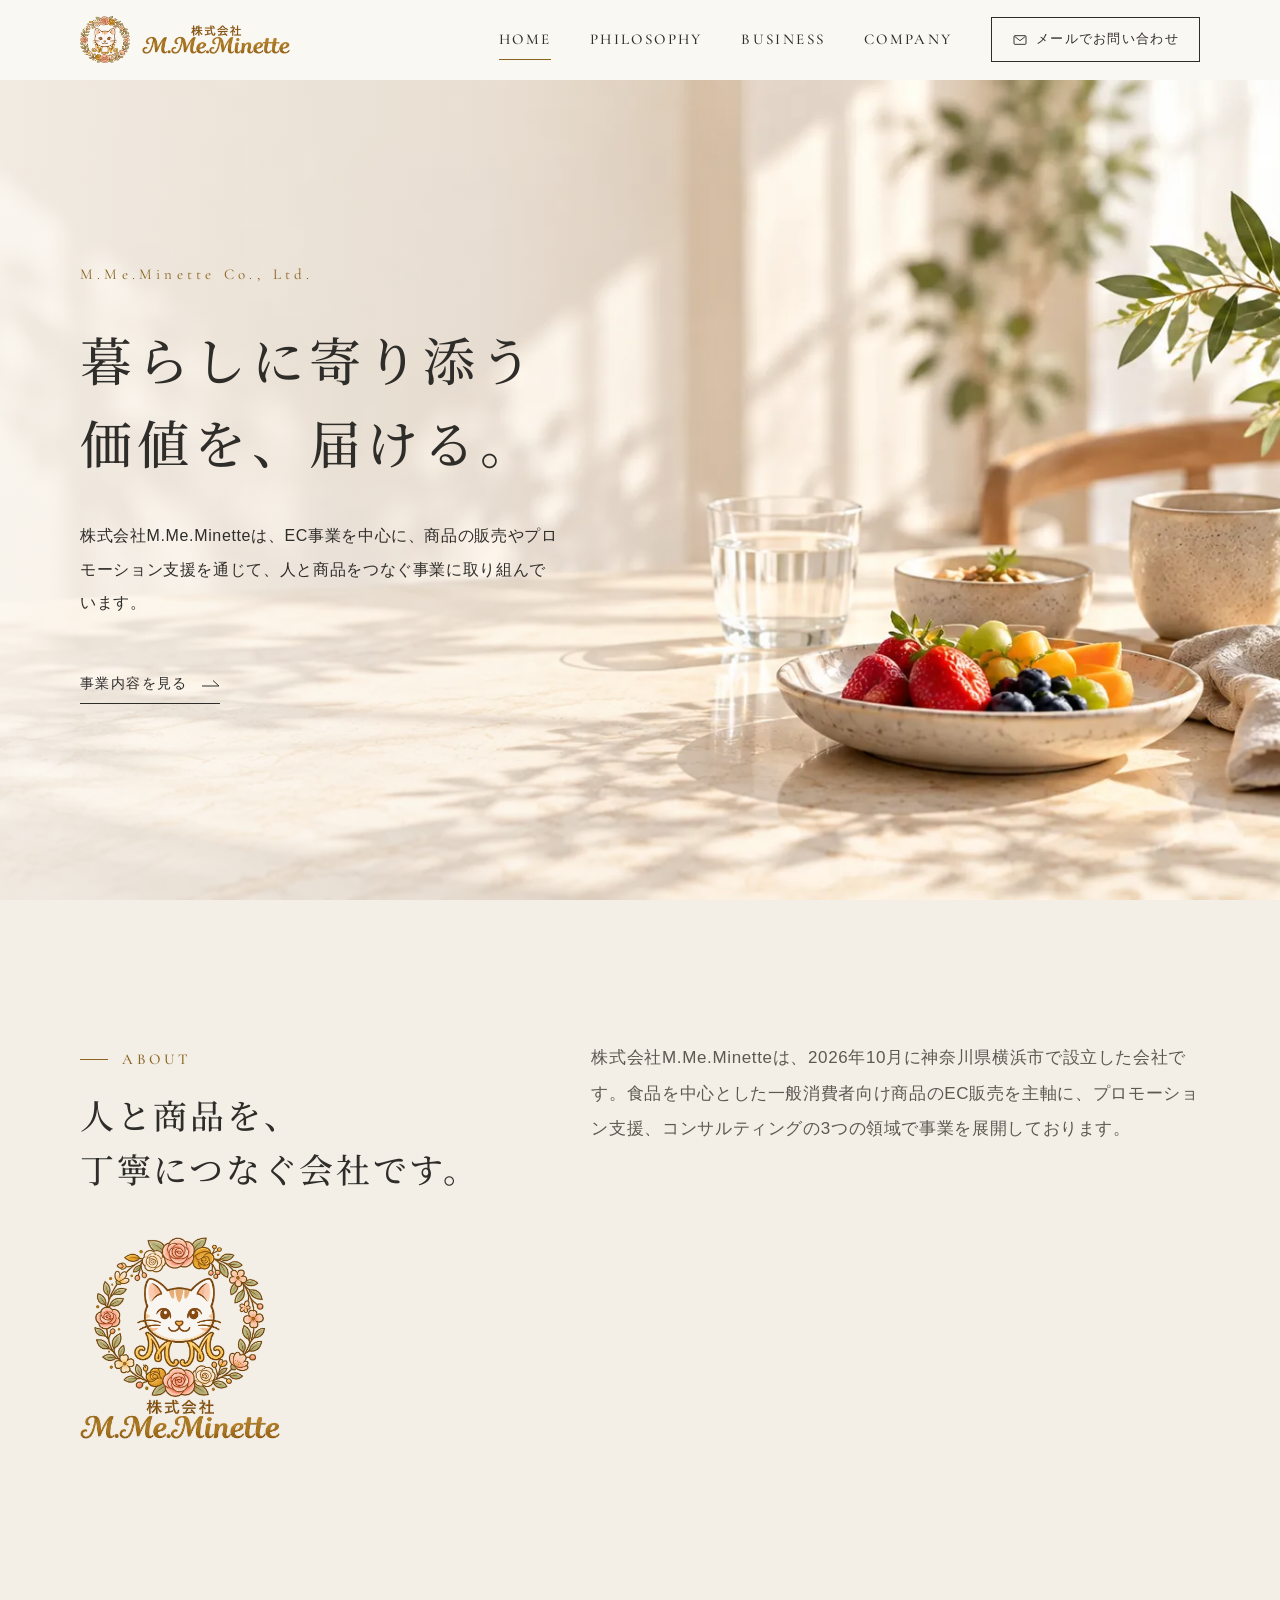
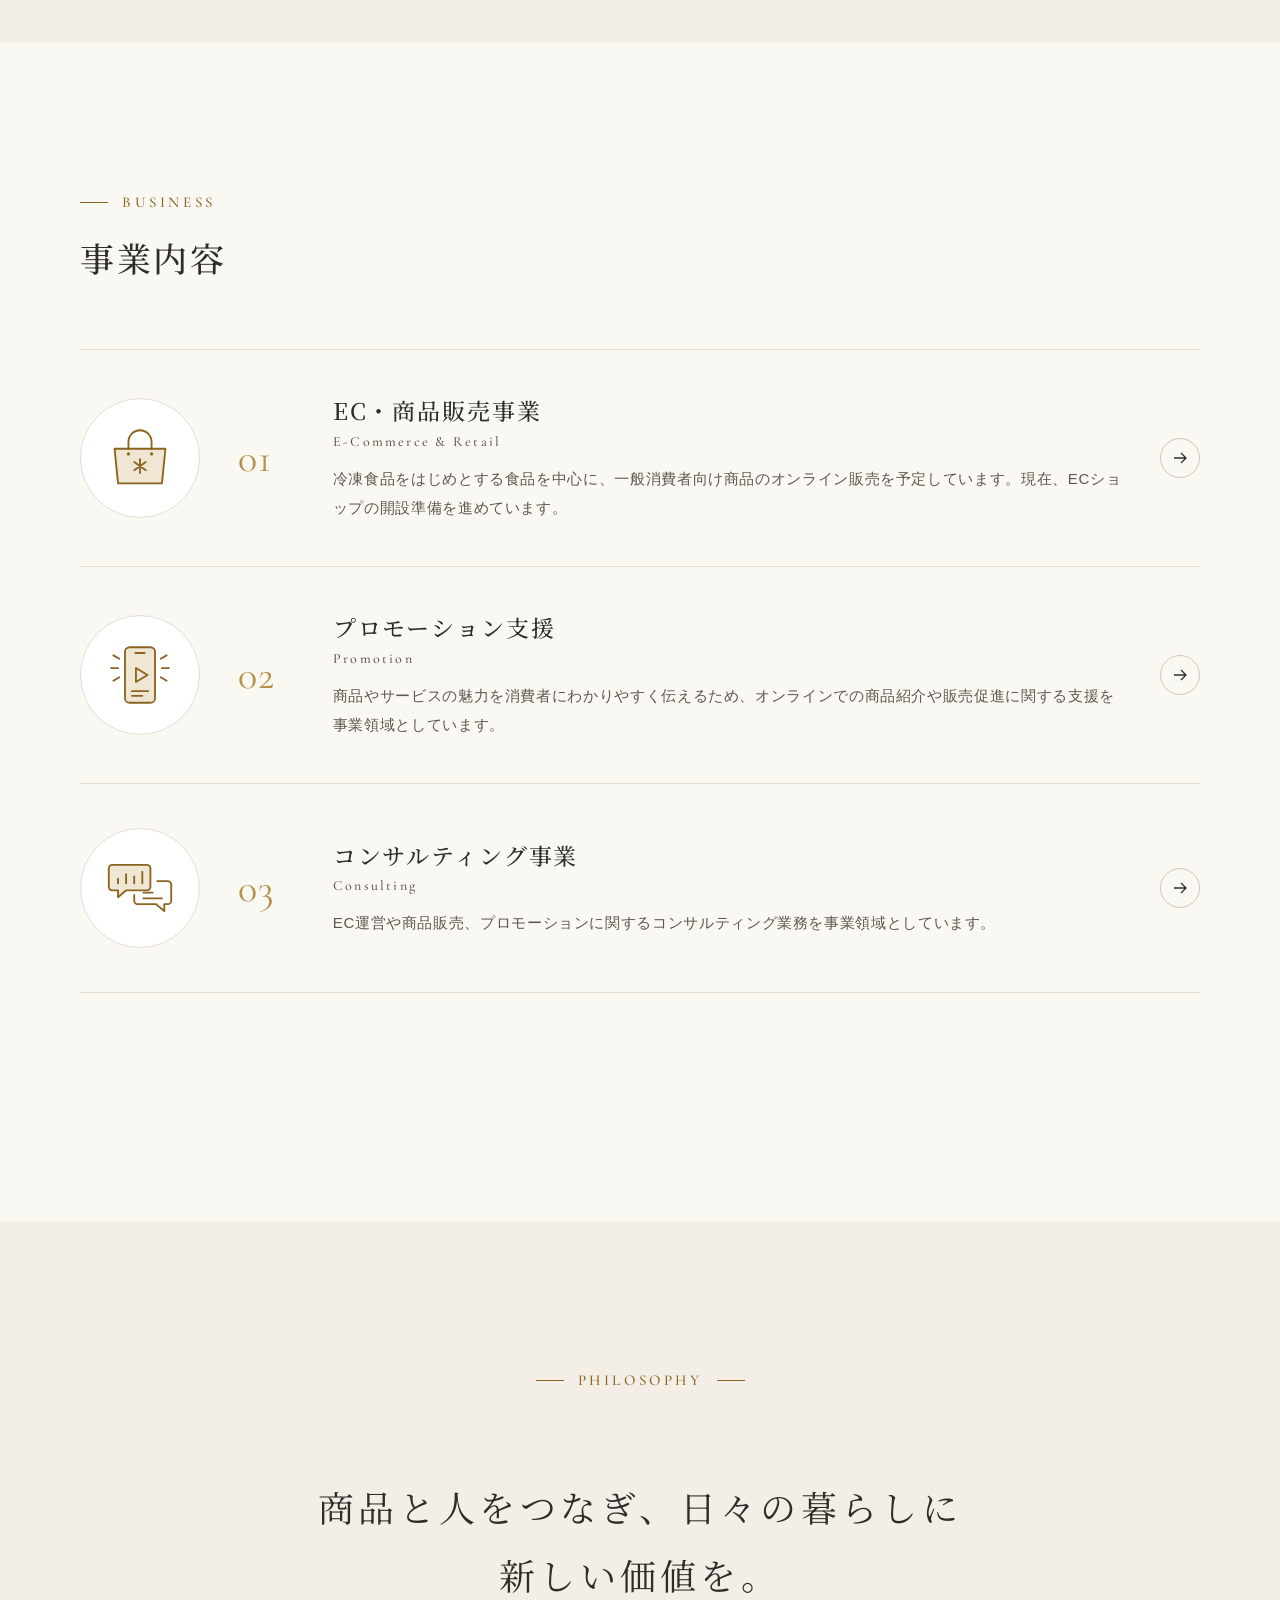
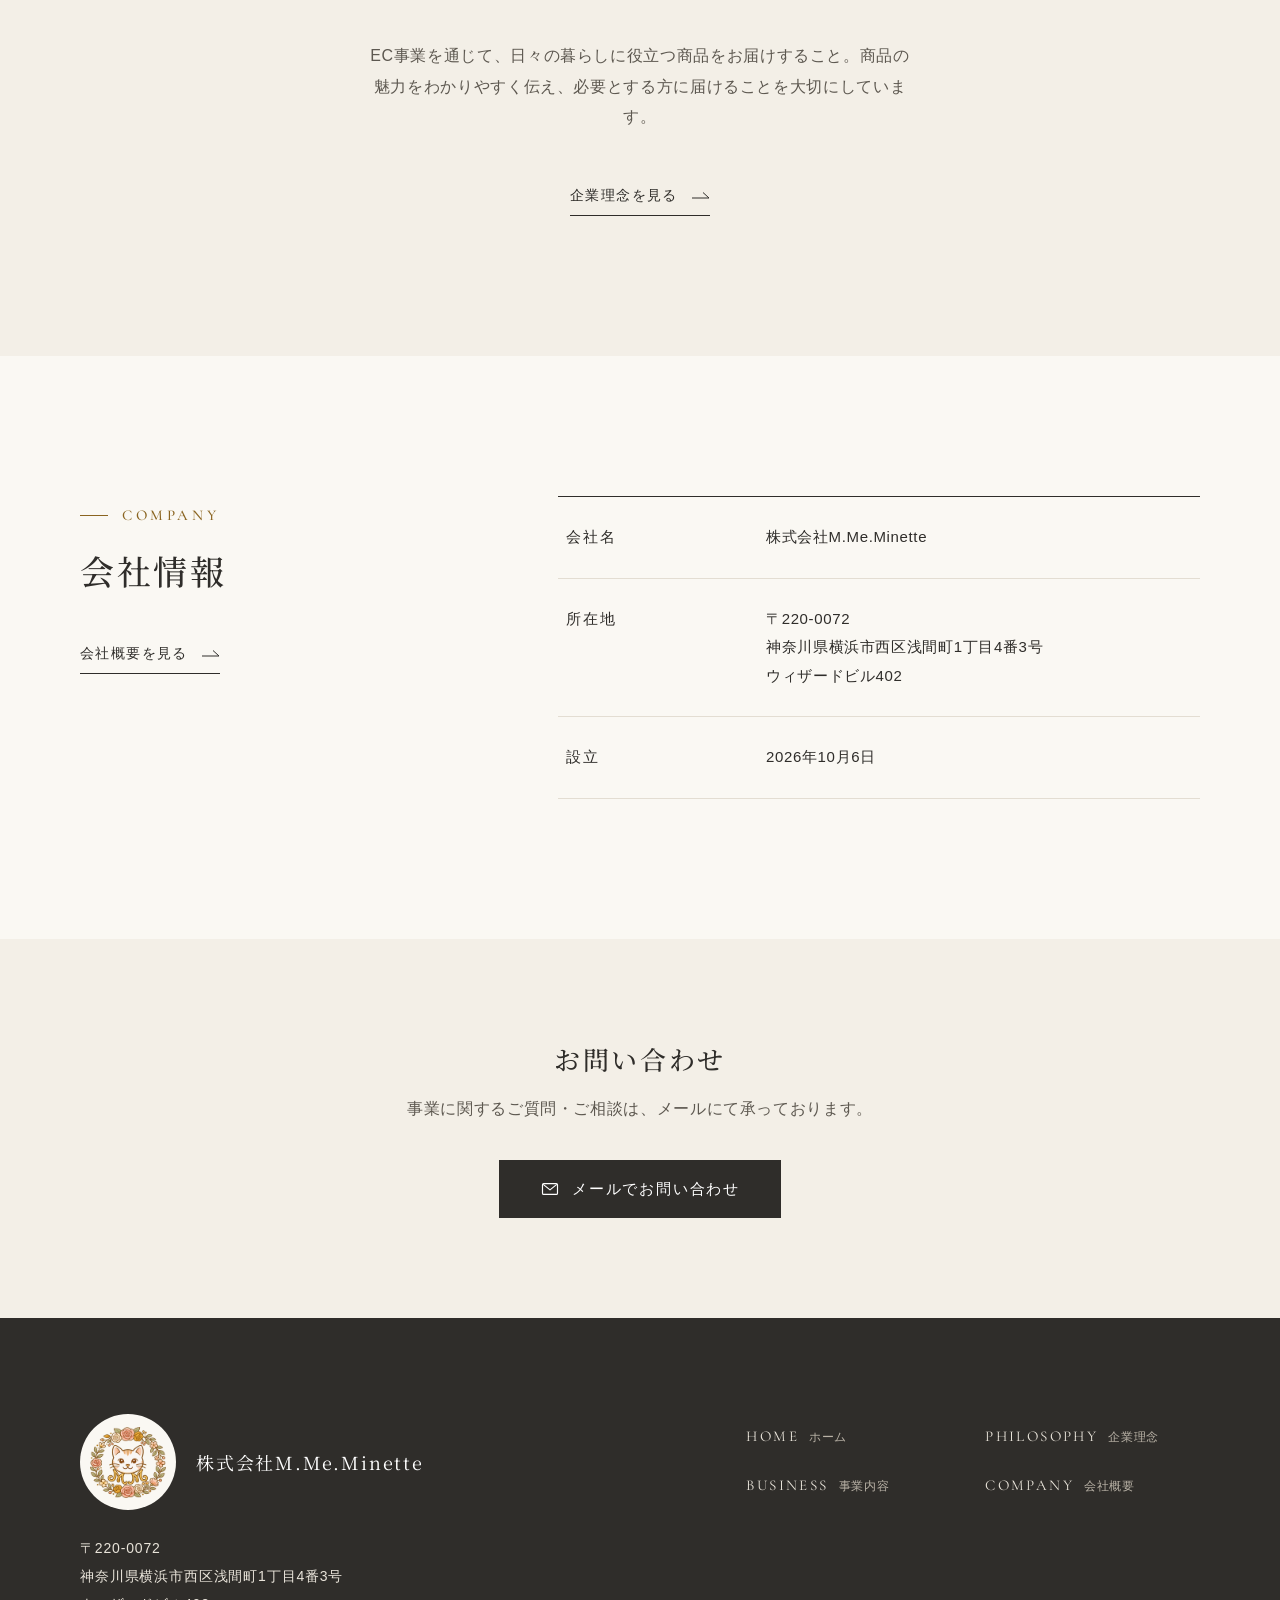
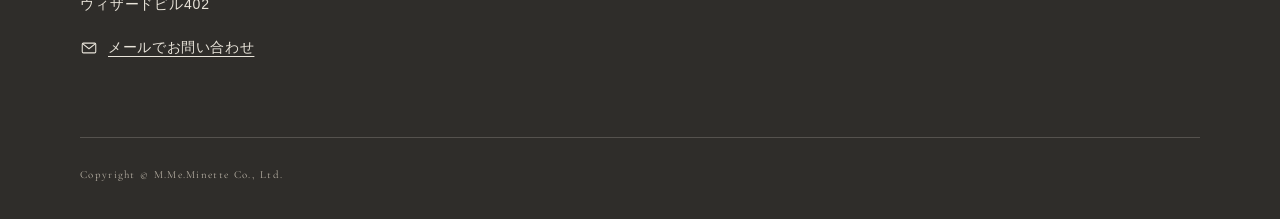
<file: index.html>
<!DOCTYPE html>
<html lang="ja">
<head>
<meta charset="UTF-8">
<meta name="viewport" content="width=device-width, initial-scale=1">
<title>株式会社M.Me.Minette｜EC事業・商品販売・プロモーション支援</title>
<meta name="description" content="株式会社M.Me.Minetteの公式サイトです。横浜市西区に所在し、食品を中心とした商品のEC販売、プロモーション支援、コンサルティングを事業領域としています。">
<meta name="robots" content="index,follow,max-image-preview:large">
<link rel="canonical" href="https://mmeminette.com/">
<meta name="theme-color" content="#faf8f3">
<meta name="format-detection" content="telephone=no">
<meta property="og:type" content="website">
<meta property="og:site_name" content="株式会社M.Me.Minette">
<meta property="og:title" content="株式会社M.Me.Minette｜EC事業・商品販売・プロモーション支援">
<meta property="og:description" content="株式会社M.Me.Minetteの公式サイトです。横浜市西区に所在し、食品を中心とした商品のEC販売、プロモーション支援、コンサルティングを事業領域としています。">
<meta property="og:url" content="https://mmeminette.com/">
<meta property="og:image" content="https://mmeminette.com/assets/img/ogp.png">
<meta property="og:image:alt" content="株式会社M.Me.Minette">
<meta property="og:image:width" content="1200">
<meta property="og:image:height" content="630">
<meta property="og:locale" content="ja_JP">
<meta name="twitter:card" content="summary_large_image">
<meta name="twitter:title" content="株式会社M.Me.Minette｜EC事業・商品販売・プロモーション支援">
<meta name="twitter:description" content="食品を中心とした商品のEC販売、プロモーション支援、コンサルティングを展開する株式会社M.Me.Minetteの公式サイトです。">
<meta name="twitter:image" content="https://mmeminette.com/assets/img/ogp.png">
<link rel="icon" href="./favicon.ico" sizes="any">
<link rel="icon" href="./assets/img/icon-32.png" type="image/png" sizes="32x32">
<link rel="apple-touch-icon" href="./assets/img/apple-touch-icon.png">
<link rel="manifest" href="./site.webmanifest">
<link rel="preconnect" href="https://fonts.googleapis.com">
<link rel="preconnect" href="https://fonts.gstatic.com" crossorigin>
<link rel="stylesheet" href="https://fonts.googleapis.com/css2?family=Cormorant+Garamond:wght@400;500&family=Noto+Serif+JP:wght@400;500&display=swap">
<link rel="stylesheet" href="./assets/css/style.css">
<script>document.documentElement.classList.add('js');</script>
<script type="application/ld+json">{"@context":"https://schema.org","@graph":[{"@type":"WebSite","@id":"https://mmeminette.com/#website","url":"https://mmeminette.com/","name":"M.Me.Minette","alternateName":["株式会社M.Me.Minette","M.Me.Minette Co., Ltd."],"inLanguage":"ja","publisher":{"@id":"https://mmeminette.com/#organization"}},{"@type":"Organization","@id":"https://mmeminette.com/#organization","name":"株式会社M.Me.Minette","legalName":"株式会社M.Me.Minette","alternateName":["M.Me.Minette","M.Me.Minette Co., Ltd."],"url":"https://mmeminette.com/","logo":"https://mmeminette.com/assets/img/logo.png","email":"support@mmeminette.com","foundingDate":"2026-10-06","address":{"@type":"PostalAddress","postalCode":"220-0072","addressRegion":"神奈川県","addressLocality":"横浜市西区","streetAddress":"浅間町1丁目4番3号 ウィザードビル402","addressCountry":"JP"}}]}</script>
</head><body>
<a class="skip-link" href="#main">本文へスキップ</a>
<header class="site-header">
  <div class="container site-header__inner">
    <a class="brand" href="./" aria-label="株式会社M.Me.Minette ホーム">
      <img class="brand__emblem" src="./assets/img/emblem.png" alt="" width="192" height="180">
      <img class="brand__type" src="./assets/img/logotype.png" alt="株式会社M.Me.Minette" width="520" height="104">
    </a>
    <button class="menu-toggle" type="button" aria-expanded="false" aria-controls="global-nav" aria-label="メニューを開く">
      <span class="menu-toggle__bar"></span><span class="menu-toggle__bar"></span><span class="menu-toggle__bar"></span>
    </button>
    <nav class="global-nav" id="global-nav" aria-label="グローバルナビゲーション">
      <ul class="global-nav__list">
          <li><a class="global-nav__link" href="./" aria-current="page">HOME<span class="ja">ホーム</span></a></li>
          <li><a class="global-nav__link" href="./philosophy/">PHILOSOPHY<span class="ja">企業理念</span></a></li>
          <li><a class="global-nav__link" href="./business/">BUSINESS<span class="ja">事業内容</span></a></li>
          <li><a class="global-nav__link" href="./company/">COMPANY<span class="ja">会社概要</span></a></li>
          <li class="global-nav__item--contact"><a class="global-nav__contact" href="./company/#contact" data-mail="support|mmeminette.com"><svg viewBox="0 0 24 24" aria-hidden="true" focusable="false"><rect x="3" y="5.5" width="18" height="13" rx="1.5" fill="none" stroke="currentColor" stroke-width="1.4"/><path d="M3.8 6.5 12 13l8.2-6.5" fill="none" stroke="currentColor" stroke-width="1.4" stroke-linejoin="round"/></svg>メールでお問い合わせ</a></li>
      </ul>
    </nav>
  </div>
</header>
<main id="main">
  <section class="hero" aria-labelledby="hero-title">
    <picture class="hero__bg">
      <source media="(max-width: 900px)" type="image/webp" srcset="assets/img/hero-sp-750.webp 750w, assets/img/hero-sp-1122.webp 1122w" sizes="100vw">
      <source media="(max-width: 900px)" srcset="assets/img/hero-sp-750.jpg 750w, assets/img/hero-sp-1122.jpg 1122w" sizes="100vw">
      <source type="image/webp" srcset="assets/img/hero-pc-1200.webp 1200w, assets/img/hero-pc-1774.webp 1774w" sizes="100vw">
      <img src="assets/img/hero-pc-1200.jpg" srcset="assets/img/hero-pc-1200.jpg 1200w, assets/img/hero-pc-1774.jpg 1774w" sizes="100vw" width="1774" height="887" alt="" fetchpriority="high" decoding="async">
    </picture>
    <div class="container hero__inner">
      <div class="hero__content reveal">
        <p class="hero__label" lang="en">M.Me.Minette Co., Ltd.</p>
        <h1 class="hero__title" id="hero-title"><span>暮らしに寄り添う</span><span>価値を、届ける。</span></h1>
        <p class="hero__text">株式会社M.Me.Minetteは、EC事業を中心に、商品の販売やプロモーション支援を通じて、人と商品をつなぐ事業に取り組んでいます。</p>
        <div class="hero__actions"><a class="text-link" href="business/">事業内容を見る</a></div>
      </div>
    </div>
  </section>

  <section class="section section--alt" aria-labelledby="about-title">
    <div class="container intro">
      <div class="section-head about-head reveal">
        <p class="eyebrow" lang="en">About</p>
        <h2 class="section-title" id="about-title">人と商品を、<br>丁寧につなぐ会社です。</h2>
        <img class="intro__logo" src="assets/img/logo.png" alt="株式会社M.Me.Minette ロゴ" width="720" height="729" loading="lazy">
      </div>
      <div class="reveal">
        <p class="lead">株式会社M.Me.Minetteは、2026年10月に神奈川県横浜市で設立した会社です。食品を中心とした一般消費者向け商品のEC販売を主軸に、プロモーション支援、コンサルティングの3つの領域で事業を展開しております。</p>
      </div>
    </div>
  </section>

  <section class="section" aria-labelledby="business-title">
    <div class="container">
      <div class="section-head reveal">
        <p class="eyebrow" lang="en">Business</p>
        <h2 class="section-title" id="business-title">事業内容</h2>
      </div>
      <ul class="biz-list">
        <li class="biz-item reveal">
          <a class="biz-item__link" href="business/#ec">
            <span class="biz-item__icon"><svg viewBox="0 0 64 64" aria-hidden="true" focusable="false">
<path d="M10 24h44l-3 30H13z" fill="#efe6d4"/>
<path d="M10 24h44l-3 30H13z" fill="none" stroke="#8a6420" stroke-width="1.6" stroke-linecap="round" stroke-linejoin="round"/>
<path d="M22 24v-6a10 10 0 0 1 20 0v6" fill="none" stroke="#8a6420" stroke-width="1.6" stroke-linecap="round" stroke-linejoin="round"/>
<path d="M32 33v12M27 35.5l10 7M37 35.5l-10 7" fill="none" stroke="#8a6420" stroke-width="1.6" stroke-linecap="round" stroke-linejoin="round"/>
<circle cx="22" cy="28.5" r="1.4" fill="#8a6420"/><circle cx="42" cy="28.5" r="1.4" fill="#8a6420"/>
</svg></span>
            <span class="biz-item__num" aria-hidden="true">01</span>
            <div class="biz-item__body">
              <h3 class="biz-item__title">EC・商品販売事業<span class="biz-item__en" lang="en">E-Commerce &amp; Retail</span></h3>
              <p class="biz-item__text">冷凍食品をはじめとする食品を中心に、一般消費者向け商品のオンライン販売を予定しています。現在、ECショップの開設準備を進めています。</p>
            </div>
            <span class="biz-item__arrow" aria-hidden="true"><svg viewBox="0 0 14 14" aria-hidden="true" focusable="false"><path d="M1 7h12M8 2l5 5-5 5" fill="none" stroke="currentColor" stroke-width="1.3"/></svg></span>
          </a>
        </li>
        <li class="biz-item reveal">
          <a class="biz-item__link" href="business/#promotion">
            <span class="biz-item__icon"><svg viewBox="0 0 64 64" aria-hidden="true" focusable="false">
<rect x="19" y="8" width="26" height="48" rx="4" fill="#efe6d4"/>
<rect x="19" y="8" width="26" height="48" rx="4" fill="none" stroke="#8a6420" stroke-width="1.6" stroke-linecap="round" stroke-linejoin="round"/>
<path d="M28 13h8" fill="none" stroke="#8a6420" stroke-width="1.6" stroke-linecap="round" stroke-linejoin="round"/>
<path d="M28.5 26v12l10-6z" fill="none" stroke="#8a6420" stroke-width="1.6" stroke-linecap="round" stroke-linejoin="round"/>
<path d="M25 46h14M25 50h9" fill="none" stroke="#8a6420" stroke-width="1.6" stroke-linecap="round" stroke-linejoin="round"/>
<path d="M50 18l5-3M51 26h6M50 34l5 3M14 18l-5-3M13 26H7M14 34l-5 3" fill="none" stroke="#8a6420" stroke-width="1.6" stroke-linecap="round" stroke-linejoin="round"/>
</svg></span>
            <span class="biz-item__num" aria-hidden="true">02</span>
            <div class="biz-item__body">
              <h3 class="biz-item__title">プロモーション支援<span class="biz-item__en" lang="en">Promotion</span></h3>
              <p class="biz-item__text">商品やサービスの魅力を消費者にわかりやすく伝えるため、オンラインでの商品紹介や販売促進に関する支援を事業領域としています。</p>
            </div>
            <span class="biz-item__arrow" aria-hidden="true"><svg viewBox="0 0 14 14" aria-hidden="true" focusable="false"><path d="M1 7h12M8 2l5 5-5 5" fill="none" stroke="currentColor" stroke-width="1.3"/></svg></span>
          </a>
        </li>
        <li class="biz-item reveal">
          <a class="biz-item__link" href="business/#consulting">
            <span class="biz-item__icon"><svg viewBox="0 0 64 64" aria-hidden="true" focusable="false">
<path d="M8 12h30a3 3 0 0 1 3 3v16a3 3 0 0 1-3 3H20l-7 6v-6H8a3 3 0 0 1-3-3V15a3 3 0 0 1 3-3z" fill="#efe6d4"/>
<path d="M8 12h30a3 3 0 0 1 3 3v16a3 3 0 0 1-3 3H20l-7 6v-6H8a3 3 0 0 1-3-3V15a3 3 0 0 1 3-3z" fill="none" stroke="#8a6420" stroke-width="1.6" stroke-linecap="round" stroke-linejoin="round"/>
<path d="M13 28v-4M20 28v-8M27 28v-6M34 28v-10" fill="none" stroke="#8a6420" stroke-width="1.6" stroke-linecap="round" stroke-linejoin="round"/>
<path d="M47 26h9a3 3 0 0 1 3 3v14a3 3 0 0 1-3 3h-3v6l-7-6H30a3 3 0 0 1-3-3v-5" fill="none" stroke="#8a6420" stroke-width="1.6" stroke-linecap="round" stroke-linejoin="round"/>
<path d="M35 41h16M35 36h8" fill="none" stroke="#8a6420" stroke-width="1.6" stroke-linecap="round" stroke-linejoin="round"/>
</svg></span>
            <span class="biz-item__num" aria-hidden="true">03</span>
            <div class="biz-item__body">
              <h3 class="biz-item__title">コンサルティング事業<span class="biz-item__en" lang="en">Consulting</span></h3>
              <p class="biz-item__text">EC運営や商品販売、プロモーションに関するコンサルティング業務を事業領域としています。</p>
            </div>
            <span class="biz-item__arrow" aria-hidden="true"><svg viewBox="0 0 14 14" aria-hidden="true" focusable="false"><path d="M1 7h12M8 2l5 5-5 5" fill="none" stroke="currentColor" stroke-width="1.3"/></svg></span>
          </a>
        </li>
      </ul>
      <p class="reveal" style="margin-top:48px"><a class="text-link" href="business/">事業内容の詳細を見る</a></p>
    </div>
  </section>

  <section class="section section--alt" aria-labelledby="philo-title">
    <div class="container container--narrow philo-teaser">
      <div class="section-head section-head--center reveal">
        <p class="eyebrow" lang="en">Philosophy</p>
        <h2 class="visually-hidden" id="philo-title">企業理念</h2>
      </div>
      <!-- DRAFT（承認待ち原稿）: 企業理念は提案文です。正式公開前に会社による確認が必要です。 -->
      <p class="philo-teaser__quote reveal"><span>商品と人をつなぎ、</span><span>日々の暮らしに</span><span>新しい価値を。</span></p>
      <p class="philo-teaser__text reveal">EC事業を通じて、日々の暮らしに役立つ商品をお届けすること。商品の魅力をわかりやすく伝え、必要とする方に届けることを大切にしています。</p>
      <!-- /DRAFT -->
      <p class="reveal"><a class="text-link" href="philosophy/">企業理念を見る</a></p>
    </div>
  </section>

  <section class="section" aria-labelledby="company-title">
    <div class="container company-brief">
      <div class="section-head reveal">
        <p class="eyebrow" lang="en">Company</p>
        <h2 class="section-title" id="company-title">会社情報</h2>
        <p class="company-brief__more"><a class="text-link" href="company/">会社概要を見る</a></p>
      </div>
      <table class="info-table reveal">
        <caption class="visually-hidden">会社情報</caption>
        <tbody>
          <tr><th scope="row">会社名</th><td>株式会社M.Me.Minette</td></tr>
          <tr><th scope="row">所在地</th><td>〒220-0072<br>神奈川県横浜市西区浅間町1丁目4番3号<br>ウィザードビル402</td></tr>
          <tr><th scope="row">設立</th><td><time datetime="2026-10-06">2026年10月6日</time></td></tr>
        </tbody>
      </table>
    </div>
  </section>

  <section class="cta-band" aria-labelledby="cta-title">
    <div class="container reveal">
      <h2 class="cta-band__title" id="cta-title">お問い合わせ</h2>
      <p class="cta-band__text">事業に関するご質問・ご相談は、メールにて承っております。</p>
      <a class="button" href="./company/#contact" data-mail="support|mmeminette.com"><svg viewBox="0 0 24 24" aria-hidden="true" focusable="false"><rect x="3" y="5.5" width="18" height="13" rx="1.5" fill="none" stroke="currentColor" stroke-width="1.4"/><path d="M3.8 6.5 12 13l8.2-6.5" fill="none" stroke="currentColor" stroke-width="1.4" stroke-linejoin="round"/></svg>メールでお問い合わせ</a>
    </div>
  </section>
</main>
<footer class="site-footer">
  <div class="container">
    <div class="site-footer__inner">
      <div>
        <div class="site-footer__brand">
          <div class="site-footer__logo"><img src="./assets/img/emblem.png" alt="" width="192" height="180" loading="lazy"></div>
          <p class="site-footer__name">株式会社M.Me.Minette</p>
        </div>
        <address class="site-footer__address">〒220-0072<br>神奈川県横浜市西区浅間町1丁目4番3号<br>ウィザードビル402</address>
        <a class="site-footer__mail" href="./company/#contact" data-mail="support|mmeminette.com"><svg viewBox="0 0 24 24" aria-hidden="true" focusable="false"><rect x="3" y="5.5" width="18" height="13" rx="1.5" fill="none" stroke="currentColor" stroke-width="1.4"/><path d="M3.8 6.5 12 13l8.2-6.5" fill="none" stroke="currentColor" stroke-width="1.4" stroke-linejoin="round"/></svg>メールでお問い合わせ</a>
      </div>
      <nav class="site-footer__nav" aria-label="フッターナビゲーション">
        <ul>
          <li><a href="./">HOME<span>ホーム</span></a></li>
          <li><a href="./philosophy/">PHILOSOPHY<span>企業理念</span></a></li>
          <li><a href="./business/">BUSINESS<span>事業内容</span></a></li>
          <li><a href="./company/">COMPANY<span>会社概要</span></a></li>
        </ul>
      </nav>
    </div>
    <p class="site-footer__bottom"><small>Copyright &copy; M.Me.Minette Co., Ltd.</small></p>
  </div>
</footer>
<script src="./assets/js/main.js" defer></script>
</body>
</html>
</file>
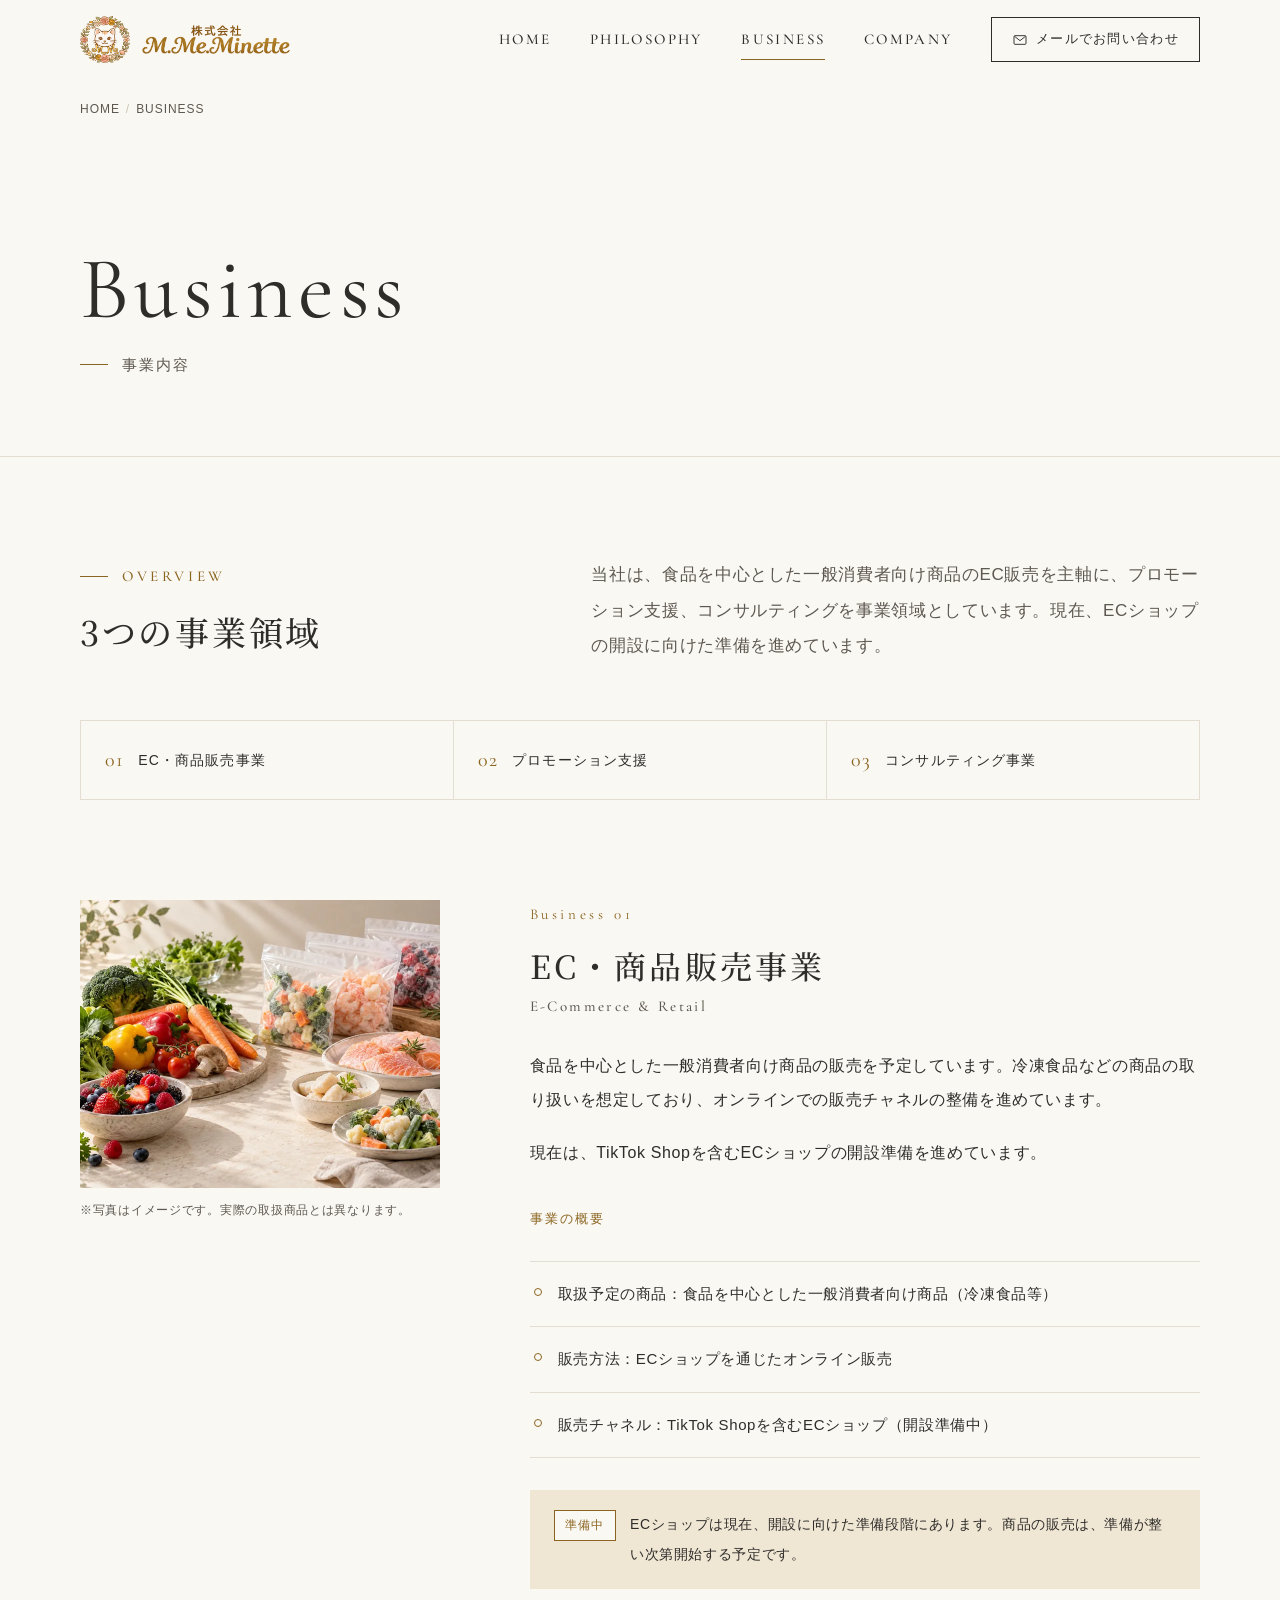
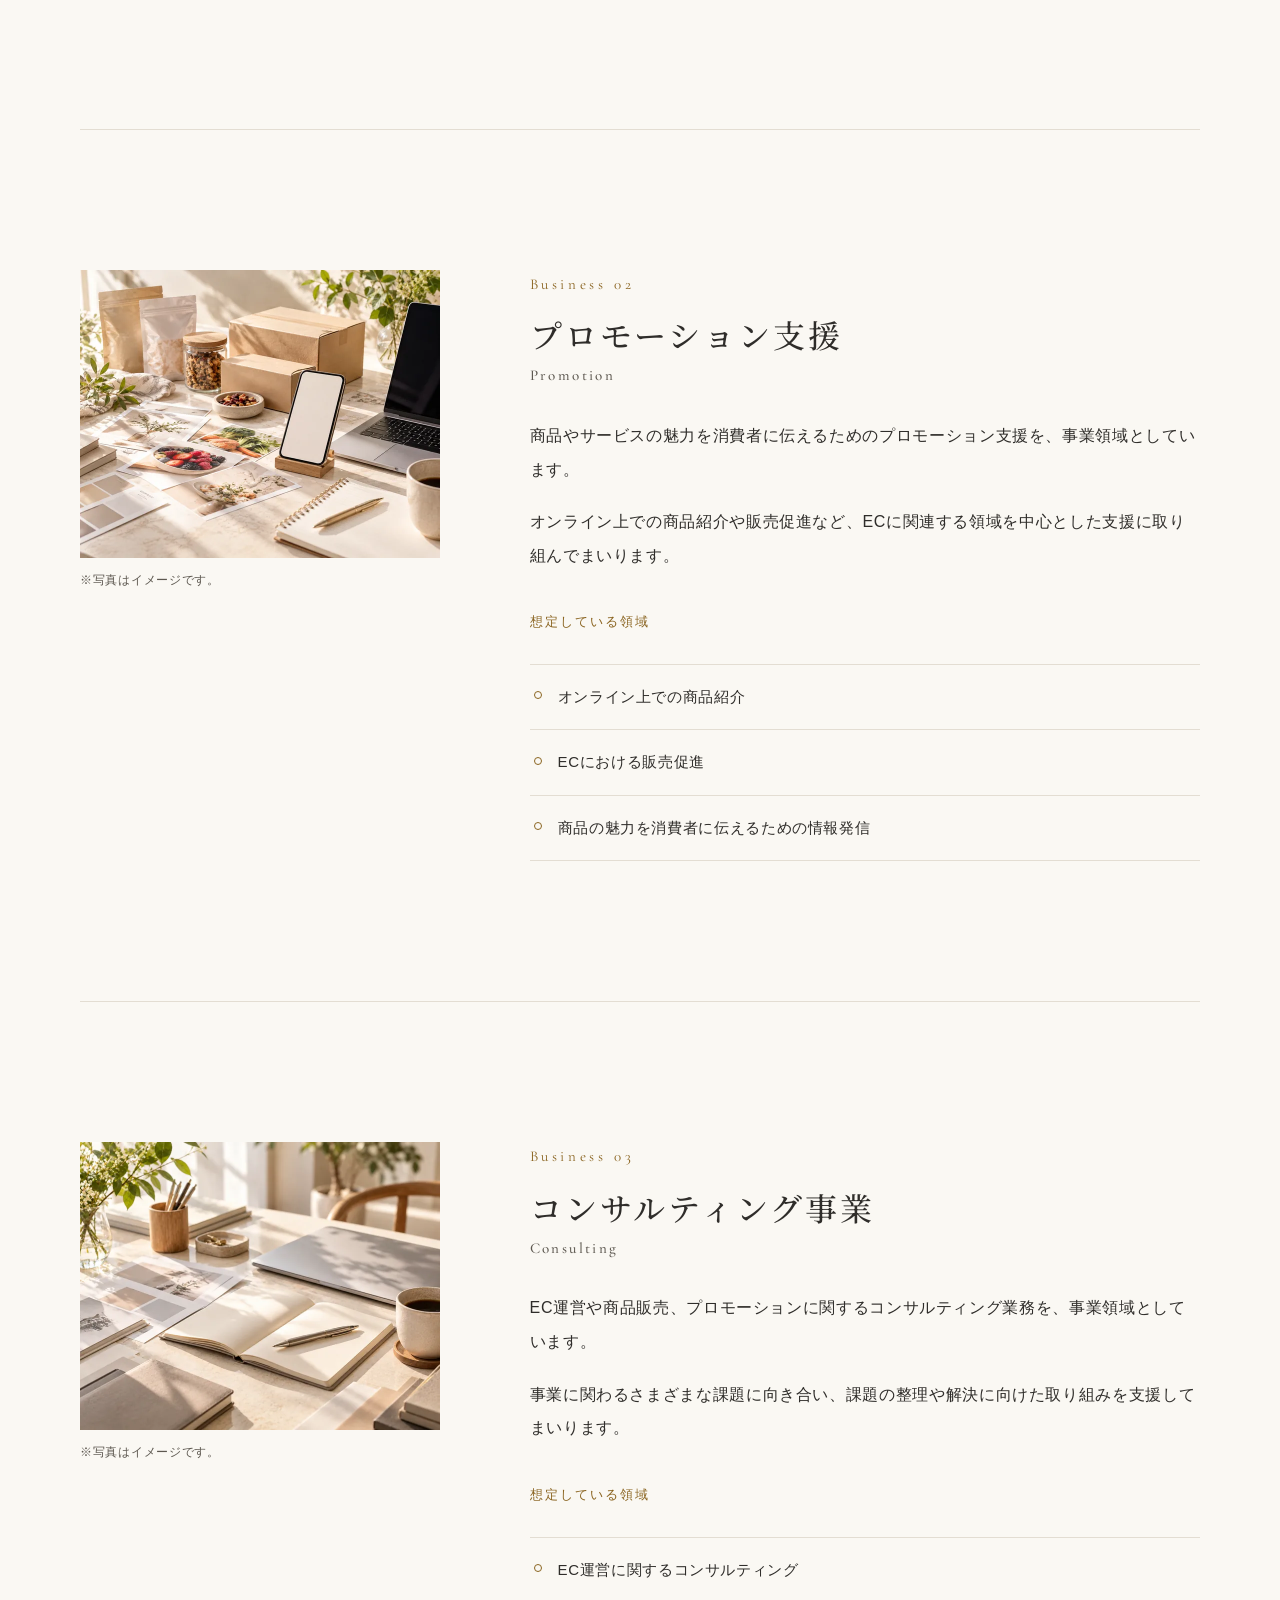
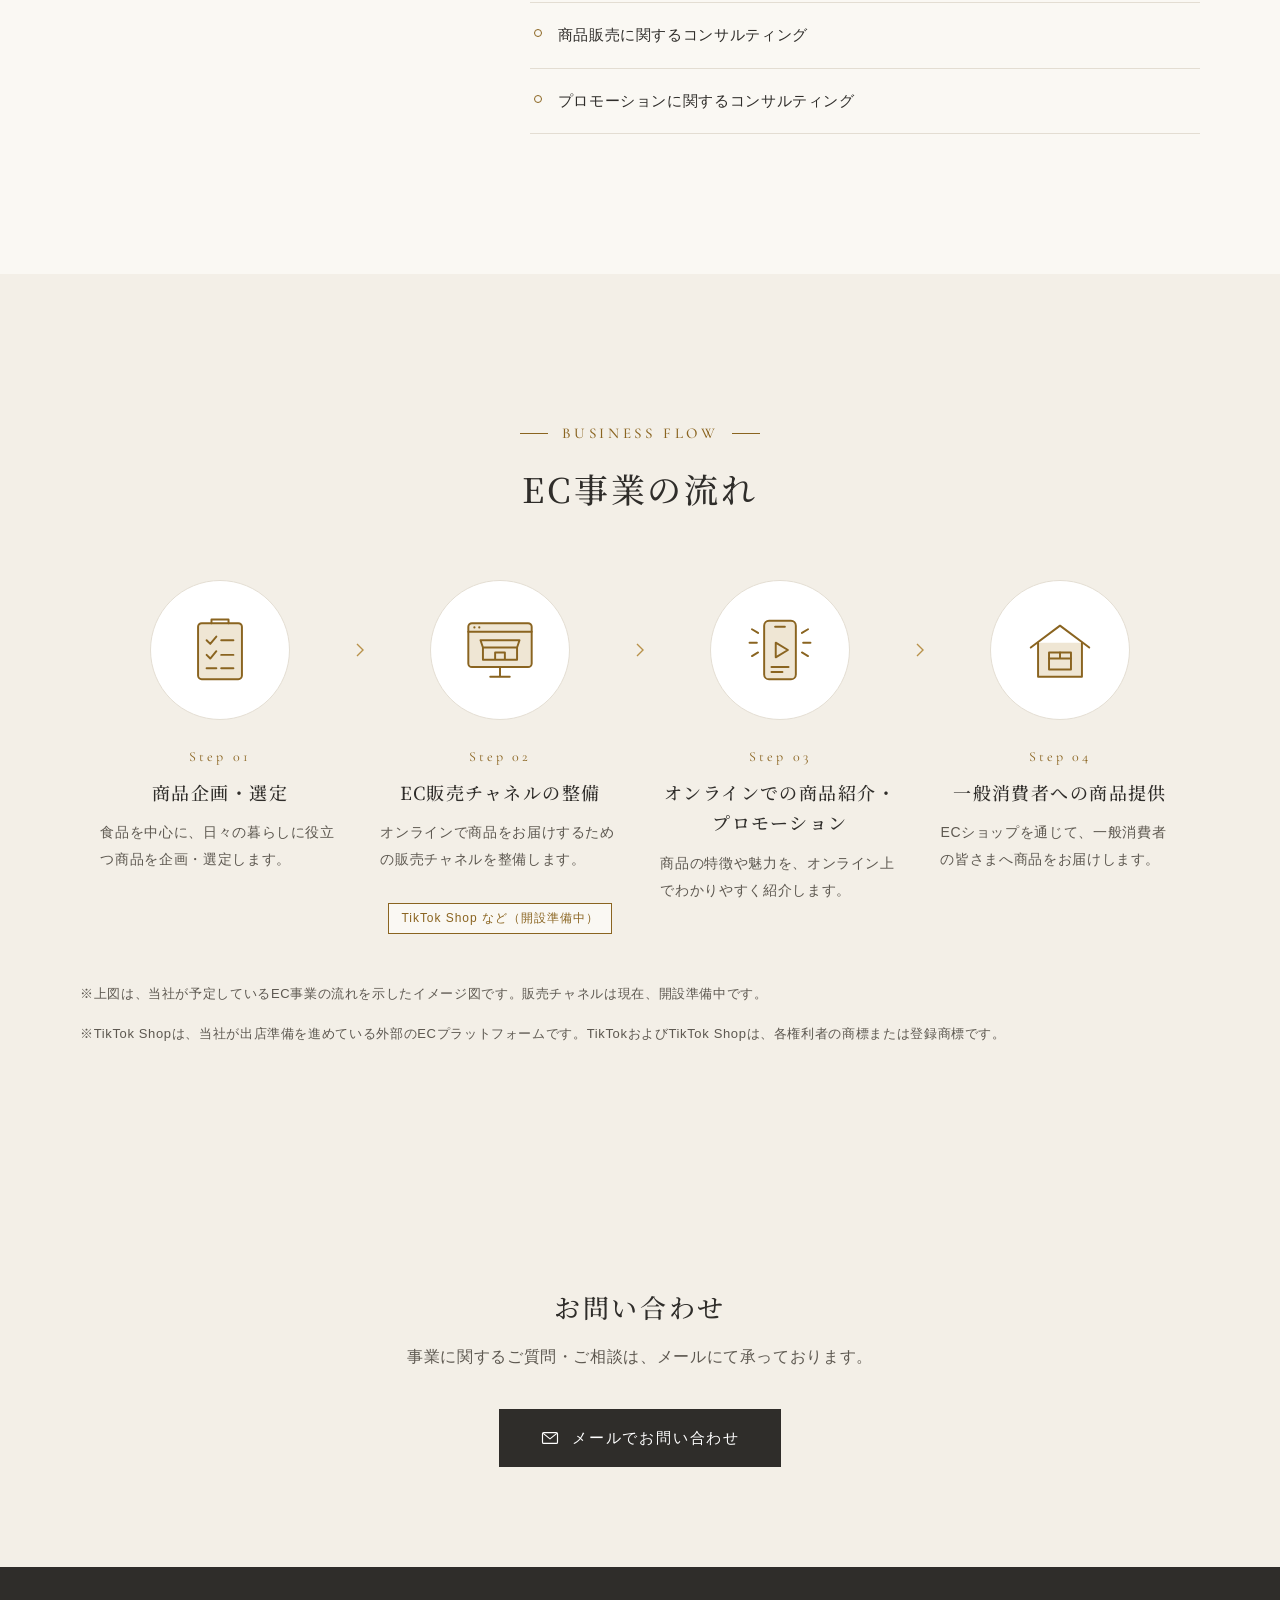
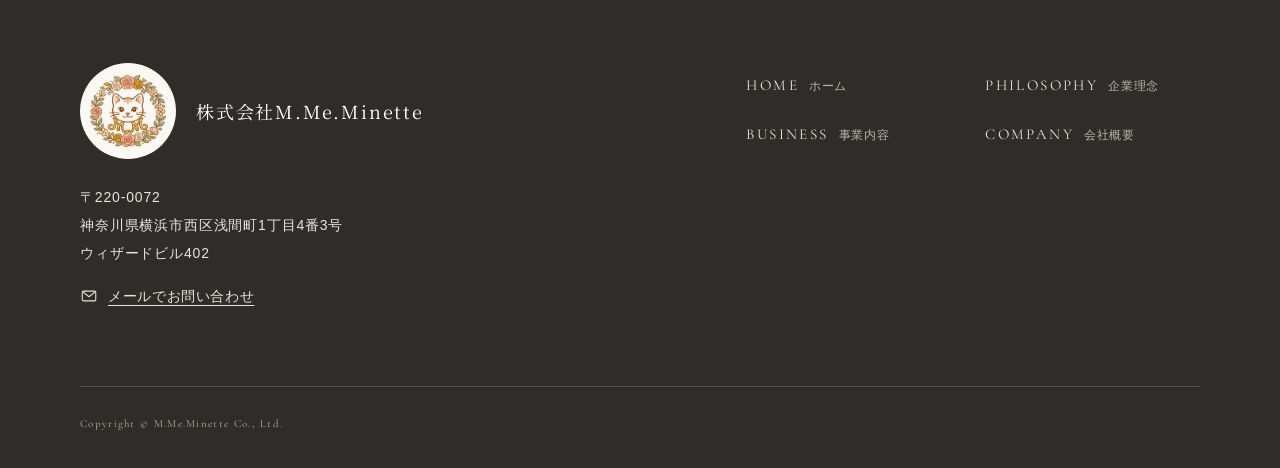
<file: business/index.html>
<!DOCTYPE html>
<html lang="ja">
<head>
<meta charset="UTF-8">
<meta name="viewport" content="width=device-width, initial-scale=1">
<title>事業内容｜EC販売・プロモーション支援・コンサルティング｜株式会社M.Me.Minette</title>
<meta name="description" content="株式会社M.Me.Minetteの事業内容。食品を中心とした一般消費者向け商品のEC販売（開設準備中）、プロモーション支援、コンサルティング事業についてご紹介します。">
<meta name="robots" content="index,follow,max-image-preview:large">
<link rel="canonical" href="https://mmeminette.com/business/">
<meta name="theme-color" content="#faf8f3">
<meta name="format-detection" content="telephone=no">
<meta property="og:type" content="article">
<meta property="og:site_name" content="株式会社M.Me.Minette">
<meta property="og:title" content="事業内容｜EC販売・プロモーション支援・コンサルティング｜株式会社M.Me.Minette">
<meta property="og:description" content="株式会社M.Me.Minetteの事業内容。食品を中心とした一般消費者向け商品のEC販売（開設準備中）、プロモーション支援、コンサルティング事業についてご紹介します。">
<meta property="og:url" content="https://mmeminette.com/business/">
<meta property="og:image" content="https://mmeminette.com/assets/img/ogp.png">
<meta property="og:image:alt" content="株式会社M.Me.Minetteの事業内容">
<meta property="og:image:width" content="1200">
<meta property="og:image:height" content="630">
<meta property="og:locale" content="ja_JP">
<meta name="twitter:card" content="summary_large_image">
<meta name="twitter:title" content="事業内容｜株式会社M.Me.Minette">
<meta name="twitter:description" content="EC販売、プロモーション支援、コンサルティング事業についてご紹介します。">
<meta name="twitter:image" content="https://mmeminette.com/assets/img/ogp.png">
<link rel="icon" href="../favicon.ico" sizes="any">
<link rel="icon" href="../assets/img/icon-32.png" type="image/png" sizes="32x32">
<link rel="apple-touch-icon" href="../assets/img/apple-touch-icon.png">
<link rel="manifest" href="../site.webmanifest">
<link rel="preconnect" href="https://fonts.googleapis.com">
<link rel="preconnect" href="https://fonts.gstatic.com" crossorigin>
<link rel="stylesheet" href="https://fonts.googleapis.com/css2?family=Cormorant+Garamond:wght@400;500&family=Noto+Serif+JP:wght@400;500&display=swap">
<link rel="stylesheet" href="../assets/css/style.css">
<script>document.documentElement.classList.add('js');</script>
<script type="application/ld+json">{"@context":"https://schema.org","@type":"BreadcrumbList","itemListElement":[{"@type":"ListItem","position":1,"name":"ホーム","item":"https://mmeminette.com/"},{"@type":"ListItem","position":2,"name":"事業内容","item":"https://mmeminette.com/business/"}]}</script>
</head><body>
<a class="skip-link" href="#main">本文へスキップ</a>
<header class="site-header">
  <div class="container site-header__inner">
    <a class="brand" href="../" aria-label="株式会社M.Me.Minette ホーム">
      <img class="brand__emblem" src="../assets/img/emblem.png" alt="" width="192" height="180">
      <img class="brand__type" src="../assets/img/logotype.png" alt="株式会社M.Me.Minette" width="520" height="104">
    </a>
    <button class="menu-toggle" type="button" aria-expanded="false" aria-controls="global-nav" aria-label="メニューを開く">
      <span class="menu-toggle__bar"></span><span class="menu-toggle__bar"></span><span class="menu-toggle__bar"></span>
    </button>
    <nav class="global-nav" id="global-nav" aria-label="グローバルナビゲーション">
      <ul class="global-nav__list">
          <li><a class="global-nav__link" href="../">HOME<span class="ja">ホーム</span></a></li>
          <li><a class="global-nav__link" href="../philosophy/">PHILOSOPHY<span class="ja">企業理念</span></a></li>
          <li><a class="global-nav__link" href="../business/" aria-current="page">BUSINESS<span class="ja">事業内容</span></a></li>
          <li><a class="global-nav__link" href="../company/">COMPANY<span class="ja">会社概要</span></a></li>
          <li class="global-nav__item--contact"><a class="global-nav__contact" href="../company/#contact" data-mail="support|mmeminette.com"><svg viewBox="0 0 24 24" aria-hidden="true" focusable="false"><rect x="3" y="5.5" width="18" height="13" rx="1.5" fill="none" stroke="currentColor" stroke-width="1.4"/><path d="M3.8 6.5 12 13l8.2-6.5" fill="none" stroke="currentColor" stroke-width="1.4" stroke-linejoin="round"/></svg>メールでお問い合わせ</a></li>
      </ul>
    </nav>
  </div>
</header>
  <div class="container">
    <nav class="breadcrumb" aria-label="パンくずリスト">
      <ol><li><a href="../">HOME</a></li><li aria-current="page">BUSINESS</li></ol>
    </nav>
  </div>
  <div class="page-hero">
    <div class="container">
      <h1><span class="page-hero__en">Business</span><span class="page-hero__ja">事業内容</span></h1>
    </div>
  </div>
<main id="main">
  <section class="section section--tight" aria-labelledby="biz-intro-title">
    <div class="container">
      <div class="intro">
        <div class="reveal">
          <p class="eyebrow" lang="en">Overview</p>
          <h2 class="section-title" id="biz-intro-title">3つの事業領域</h2>
        </div>
        <div class="reveal">
          <p class="lead">当社は、食品を中心とした一般消費者向け商品のEC販売を主軸に、プロモーション支援、コンサルティングを事業領域としています。現在、ECショップの開設に向けた準備を進めています。</p>
        </div>
      </div>
      <ul class="biz-nav reveal" style="margin-top:56px" aria-label="事業一覧">
          <li><a href="#ec"><span class="biz-nav__num" lang="en">01</span>EC・商品販売事業</a></li>
          <li><a href="#promotion"><span class="biz-nav__num" lang="en">02</span>プロモーション支援</a></li>
          <li><a href="#consulting"><span class="biz-nav__num" lang="en">03</span>コンサルティング事業</a></li>
      </ul>
    </div>
  </section>

  <div class="section" style="padding-top:0">
    <div class="container">
      <article class="biz-detail" id="ec" aria-labelledby="ec-title">
        <div class="biz-detail__visual reveal">
          <figure class="biz-detail__photo">
            <picture>
              <source type="image/webp" srcset="../assets/img/business-ec-720.webp 720w, ../assets/img/business-ec-1200.webp 1200w" sizes="(max-width: 900px) 100vw, 360px">
              <img src="../assets/img/business-ec-720.jpg" srcset="../assets/img/business-ec-720.jpg 720w, ../assets/img/business-ec-1200.jpg 1200w" sizes="(max-width: 900px) 100vw, 360px" width="1200" height="960" loading="lazy" decoding="async" alt="テーブルに並べられた野菜や果物、袋入りの冷凍野菜・冷凍えび・冷凍ベリー、皿に盛られた鮭の切り身などの食品のイメージ写真">
            </picture>
            <figcaption>※写真はイメージです。実際の取扱商品とは異なります。</figcaption>
          </figure>
        </div>
        <div class="reveal">
          <span class="biz-detail__num" lang="en">Business 01</span>
          <h2 class="biz-detail__title" id="ec-title">EC・商品販売事業<span class="biz-detail__en" lang="en">E-Commerce &amp; Retail</span></h2>
          <div class="biz-detail__body">
            <p>食品を中心とした一般消費者向け商品の販売を予定しています。冷凍食品などの商品の取り扱いを想定しており、オンラインでの販売チャネルの整備を進めています。</p>
            <p>現在は、TikTok Shopを含むECショップの開設準備を進めています。</p>
            <h3 class="point-list__heading">事業の概要</h3>
            <ul class="point-list">
              <li>取扱予定の商品：食品を中心とした一般消費者向け商品（冷凍食品等）</li>
              <li>販売方法：ECショップを通じたオンライン販売</li>
              <li>販売チャネル：TikTok Shopを含むECショップ（開設準備中）</li>
            </ul>
            <p class="status-note"><span class="status-note__badge">準備中</span><span>ECショップは現在、開設に向けた準備段階にあります。商品の販売は、準備が整い次第開始する予定です。</span></p>
          </div>
        </div>
      </article>
      <article class="biz-detail" id="promotion" aria-labelledby="promotion-title">
        <div class="biz-detail__visual reveal">
          <figure class="biz-detail__photo">
            <picture>
              <source type="image/webp" srcset="../assets/img/business-promotion-720.webp 720w, ../assets/img/business-promotion-1200.webp 1200w" sizes="(max-width: 900px) 100vw, 360px">
              <img src="../assets/img/business-promotion-720.jpg" srcset="../assets/img/business-promotion-720.jpg 720w, ../assets/img/business-promotion-1200.jpg 1200w" sizes="(max-width: 900px) 100vw, 360px" width="1200" height="960" loading="lazy" decoding="async" alt="スマートフォンやノートパソコン、商品写真のプリント、配送用の箱や食品のパッケージが並ぶデスクのイメージ写真">
            </picture>
            <figcaption>※写真はイメージです。</figcaption>
          </figure>
        </div>
        <div class="reveal">
          <span class="biz-detail__num" lang="en">Business 02</span>
          <h2 class="biz-detail__title" id="promotion-title">プロモーション支援<span class="biz-detail__en" lang="en">Promotion</span></h2>
          <div class="biz-detail__body">
            <p>商品やサービスの魅力を消費者に伝えるためのプロモーション支援を、事業領域としています。</p>
            <p>オンライン上での商品紹介や販売促進など、ECに関連する領域を中心とした支援に取り組んでまいります。</p>
            <h3 class="point-list__heading">想定している領域</h3>
            <ul class="point-list">
              <li>オンライン上での商品紹介</li>
              <li>ECにおける販売促進</li>
              <li>商品の魅力を消費者に伝えるための情報発信</li>
            </ul>
          </div>
        </div>
      </article>
      <article class="biz-detail" id="consulting" aria-labelledby="consulting-title">
        <div class="biz-detail__visual reveal">
          <figure class="biz-detail__photo">
            <picture>
              <source type="image/webp" srcset="../assets/img/business-consulting-720.webp 720w, ../assets/img/business-consulting-1200.webp 1200w" sizes="(max-width: 900px) 100vw, 360px">
              <img src="../assets/img/business-consulting-720.jpg" srcset="../assets/img/business-consulting-720.jpg 720w, ../assets/img/business-consulting-1200.jpg 1200w" sizes="(max-width: 900px) 100vw, 360px" width="1200" height="960" loading="lazy" decoding="async" alt="開いたノートとペン、閉じたノートパソコン、資料やコーヒーカップが置かれた打ち合わせ用デスクのイメージ写真">
            </picture>
            <figcaption>※写真はイメージです。</figcaption>
          </figure>
        </div>
        <div class="reveal">
          <span class="biz-detail__num" lang="en">Business 03</span>
          <h2 class="biz-detail__title" id="consulting-title">コンサルティング事業<span class="biz-detail__en" lang="en">Consulting</span></h2>
          <div class="biz-detail__body">
            <p>EC運営や商品販売、プロモーションに関するコンサルティング業務を、事業領域としています。</p>
            <p>事業に関わるさまざまな課題に向き合い、課題の整理や解決に向けた取り組みを支援してまいります。</p>
            <h3 class="point-list__heading">想定している領域</h3>
            <ul class="point-list">
              <li>EC運営に関するコンサルティング</li>
              <li>商品販売に関するコンサルティング</li>
              <li>プロモーションに関するコンサルティング</li>
            </ul>
          </div>
        </div>
      </article>
    </div>
  </div>

  <section class="section section--alt" aria-labelledby="flow-title">
    <div class="container">
      <div class="section-head section-head--center reveal">
        <p class="eyebrow" lang="en">Business Flow</p>
        <h2 class="section-title" id="flow-title">EC事業の流れ</h2>
      </div>
      <ol class="flow">
        <li class="flow__step reveal">
          <span class="flow__icon"><svg viewBox="0 0 64 64" aria-hidden="true" focusable="false">
<rect x="14" y="10" width="36" height="46" rx="3" fill="#efe6d4"/>
<rect x="14" y="10" width="36" height="46" rx="3" fill="none" stroke="#8a6420" stroke-width="1.6" stroke-linecap="round" stroke-linejoin="round"/>
<path d="M25 10V7h14v3" fill="none" stroke="#8a6420" stroke-width="1.6" stroke-linecap="round" stroke-linejoin="round"/>
<path d="M21 24l3 3 5-6M33 24h10M21 36l3 3 5-6M33 36h10M33 47h10M21 47h8" fill="none" stroke="#8a6420" stroke-width="1.6" stroke-linecap="round" stroke-linejoin="round"/>
</svg></span>
          <span class="flow__num" lang="en">Step 01</span>
          <h3 class="flow__title">商品企画・選定</h3>
          <p class="flow__text">食品を中心に、日々の暮らしに役立つ商品を企画・選定します。</p>
          
        </li>
        <li class="flow__step reveal">
          <span class="flow__icon"><svg viewBox="0 0 64 64" aria-hidden="true" focusable="false">
<rect x="6" y="10" width="52" height="36" rx="3" fill="#efe6d4"/>
<rect x="6" y="10" width="52" height="36" rx="3" fill="none" stroke="#8a6420" stroke-width="1.6" stroke-linecap="round" stroke-linejoin="round"/>
<path d="M6 17h52" fill="none" stroke="#8a6420" stroke-width="1.6" stroke-linecap="round" stroke-linejoin="round"/>
<circle cx="11" cy="13.5" r=".9" fill="#8a6420"/><circle cx="15" cy="13.5" r=".9" fill="#8a6420"/>
<path d="M16 24h32l-2 6H18zM18 30v10h28V30M28 40v-6h8v6" fill="none" stroke="#8a6420" stroke-width="1.6" stroke-linecap="round" stroke-linejoin="round"/>
<path d="M24 54h16M32 46v8" fill="none" stroke="#8a6420" stroke-width="1.6" stroke-linecap="round" stroke-linejoin="round"/>
</svg></span>
          <span class="flow__num" lang="en">Step 02</span>
          <h3 class="flow__title">EC販売チャネルの整備</h3>
          <p class="flow__text">オンラインで商品をお届けするための販売チャネルを整備します。</p>
          <span class="flow__tag">TikTok Shop など（開設準備中）</span>
        </li>
        <li class="flow__step reveal">
          <span class="flow__icon"><svg viewBox="0 0 64 64" aria-hidden="true" focusable="false">
<rect x="19" y="8" width="26" height="48" rx="4" fill="#efe6d4"/>
<rect x="19" y="8" width="26" height="48" rx="4" fill="none" stroke="#8a6420" stroke-width="1.6" stroke-linecap="round" stroke-linejoin="round"/>
<path d="M28 13h8" fill="none" stroke="#8a6420" stroke-width="1.6" stroke-linecap="round" stroke-linejoin="round"/>
<path d="M28.5 26v12l10-6z" fill="none" stroke="#8a6420" stroke-width="1.6" stroke-linecap="round" stroke-linejoin="round"/>
<path d="M25 46h14M25 50h9" fill="none" stroke="#8a6420" stroke-width="1.6" stroke-linecap="round" stroke-linejoin="round"/>
<path d="M50 18l5-3M51 26h6M50 34l5 3M14 18l-5-3M13 26H7M14 34l-5 3" fill="none" stroke="#8a6420" stroke-width="1.6" stroke-linecap="round" stroke-linejoin="round"/>
</svg></span>
          <span class="flow__num" lang="en">Step 03</span>
          <h3 class="flow__title">オンラインでの商品紹介・プロモーション</h3>
          <p class="flow__text">商品の特徴や魅力を、オンライン上でわかりやすく紹介します。</p>
          
        </li>
        <li class="flow__step reveal">
          <span class="flow__icon"><svg viewBox="0 0 64 64" aria-hidden="true" focusable="false">
<path d="M8 30L32 12l24 18" fill="none" stroke="#8a6420" stroke-width="1.6" stroke-linecap="round" stroke-linejoin="round"/>
<path d="M14 26v28h36V26" fill="#efe6d4"/>
<path d="M14 26v28h36V26" fill="none" stroke="#8a6420" stroke-width="1.6" stroke-linecap="round" stroke-linejoin="round"/>
<rect x="23" y="34" width="18" height="14" fill="none" stroke="#8a6420" stroke-width="1.6" stroke-linecap="round" stroke-linejoin="round"/>
<path d="M23 39h18M32 34v5" fill="none" stroke="#8a6420" stroke-width="1.6" stroke-linecap="round" stroke-linejoin="round"/>
</svg></span>
          <span class="flow__num" lang="en">Step 04</span>
          <h3 class="flow__title">一般消費者への商品提供</h3>
          <p class="flow__text">ECショップを通じて、一般消費者の皆さまへ商品をお届けします。</p>
          
        </li>
      </ol>
      <div class="flow-note reveal">
        <p>※上図は、当社が予定しているEC事業の流れを示したイメージ図です。販売チャネルは現在、開設準備中です。</p>
        <p>※TikTok Shopは、当社が出店準備を進めている外部のECプラットフォームです。TikTokおよびTikTok Shopは、各権利者の商標または登録商標です。</p>
      </div>
    </div>
  </section>

  <section class="cta-band" aria-labelledby="cta-title">
    <div class="container reveal">
      <h2 class="cta-band__title" id="cta-title">お問い合わせ</h2>
      <p class="cta-band__text">事業に関するご質問・ご相談は、メールにて承っております。</p>
      <a class="button" href="../company/#contact" data-mail="support|mmeminette.com"><svg viewBox="0 0 24 24" aria-hidden="true" focusable="false"><rect x="3" y="5.5" width="18" height="13" rx="1.5" fill="none" stroke="currentColor" stroke-width="1.4"/><path d="M3.8 6.5 12 13l8.2-6.5" fill="none" stroke="currentColor" stroke-width="1.4" stroke-linejoin="round"/></svg>メールでお問い合わせ</a>
    </div>
  </section>
</main>
<footer class="site-footer">
  <div class="container">
    <div class="site-footer__inner">
      <div>
        <div class="site-footer__brand">
          <div class="site-footer__logo"><img src="../assets/img/emblem.png" alt="" width="192" height="180" loading="lazy"></div>
          <p class="site-footer__name">株式会社M.Me.Minette</p>
        </div>
        <address class="site-footer__address">〒220-0072<br>神奈川県横浜市西区浅間町1丁目4番3号<br>ウィザードビル402</address>
        <a class="site-footer__mail" href="../company/#contact" data-mail="support|mmeminette.com"><svg viewBox="0 0 24 24" aria-hidden="true" focusable="false"><rect x="3" y="5.5" width="18" height="13" rx="1.5" fill="none" stroke="currentColor" stroke-width="1.4"/><path d="M3.8 6.5 12 13l8.2-6.5" fill="none" stroke="currentColor" stroke-width="1.4" stroke-linejoin="round"/></svg>メールでお問い合わせ</a>
      </div>
      <nav class="site-footer__nav" aria-label="フッターナビゲーション">
        <ul>
          <li><a href="../">HOME<span>ホーム</span></a></li>
          <li><a href="../philosophy/">PHILOSOPHY<span>企業理念</span></a></li>
          <li><a href="../business/">BUSINESS<span>事業内容</span></a></li>
          <li><a href="../company/">COMPANY<span>会社概要</span></a></li>
        </ul>
      </nav>
    </div>
    <p class="site-footer__bottom"><small>Copyright &copy; M.Me.Minette Co., Ltd.</small></p>
  </div>
</footer>
<script src="../assets/js/main.js" defer></script>
</body>
</html>
</file>
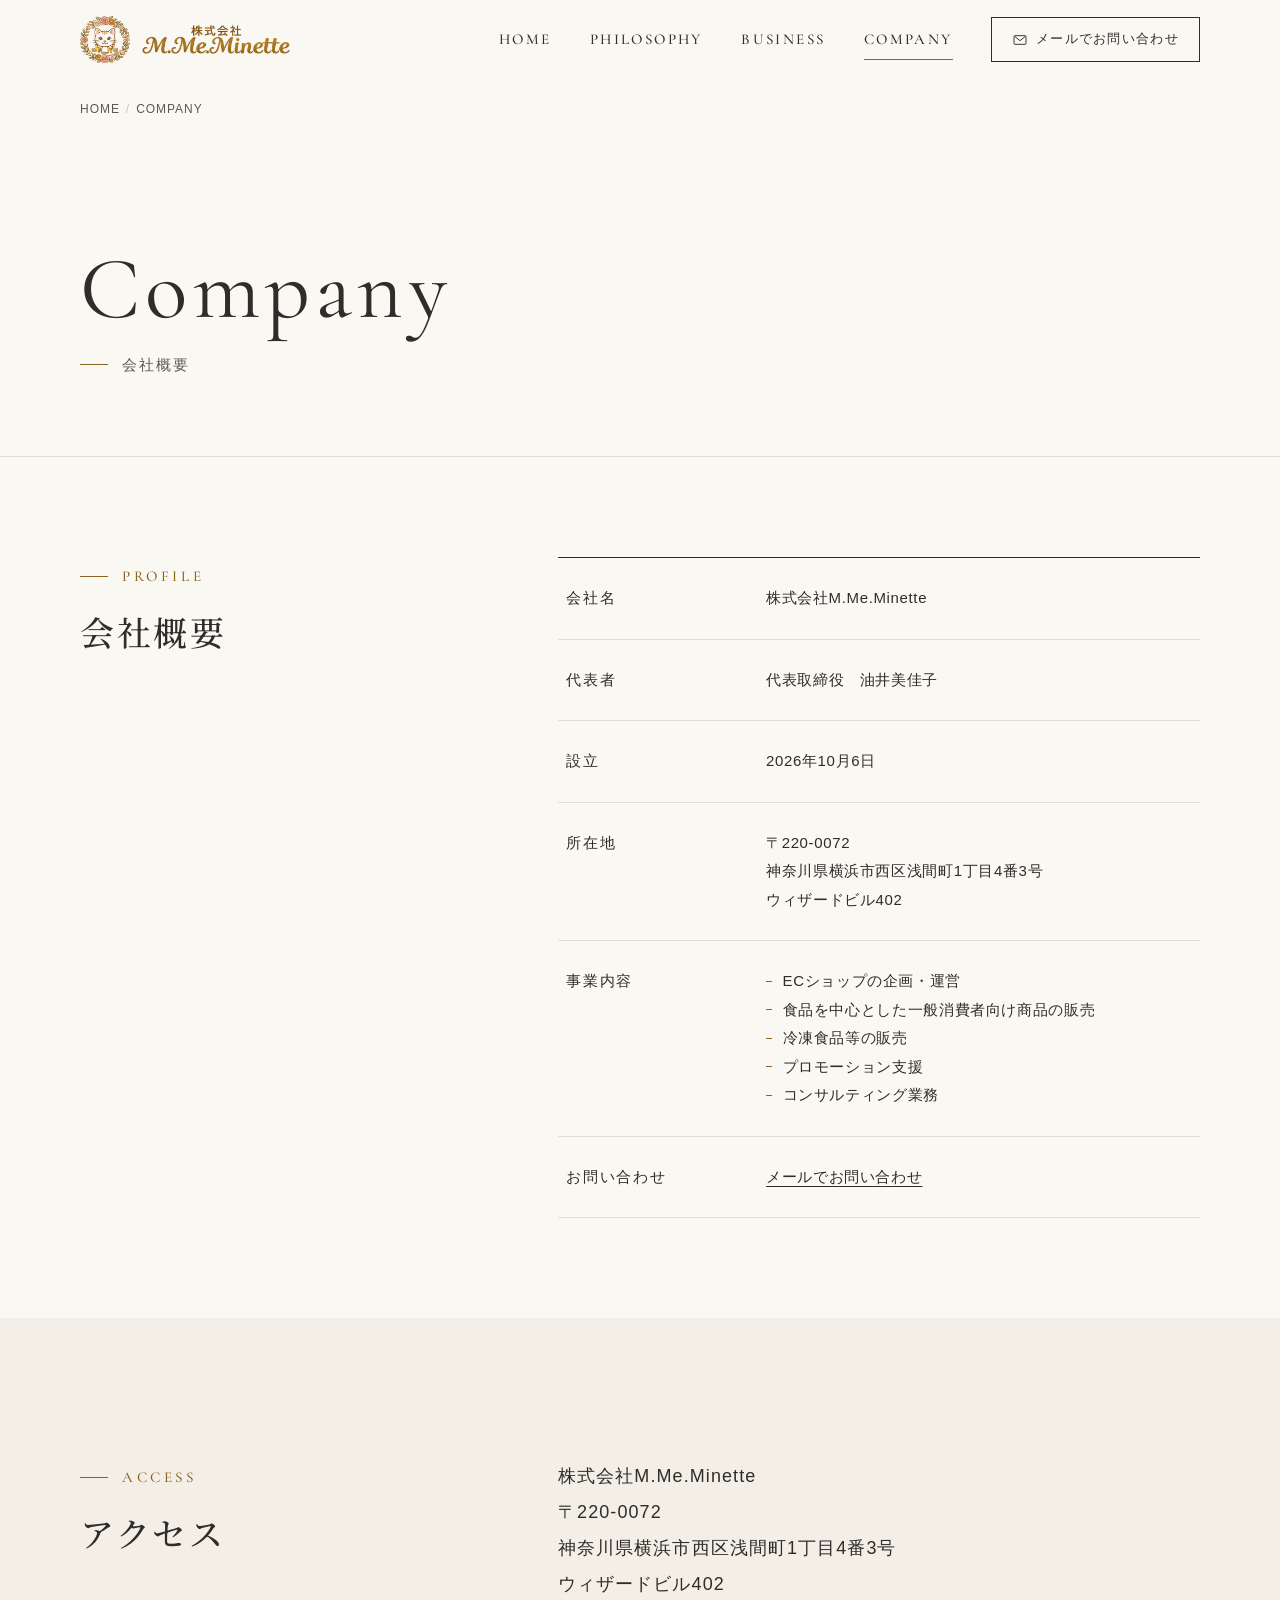
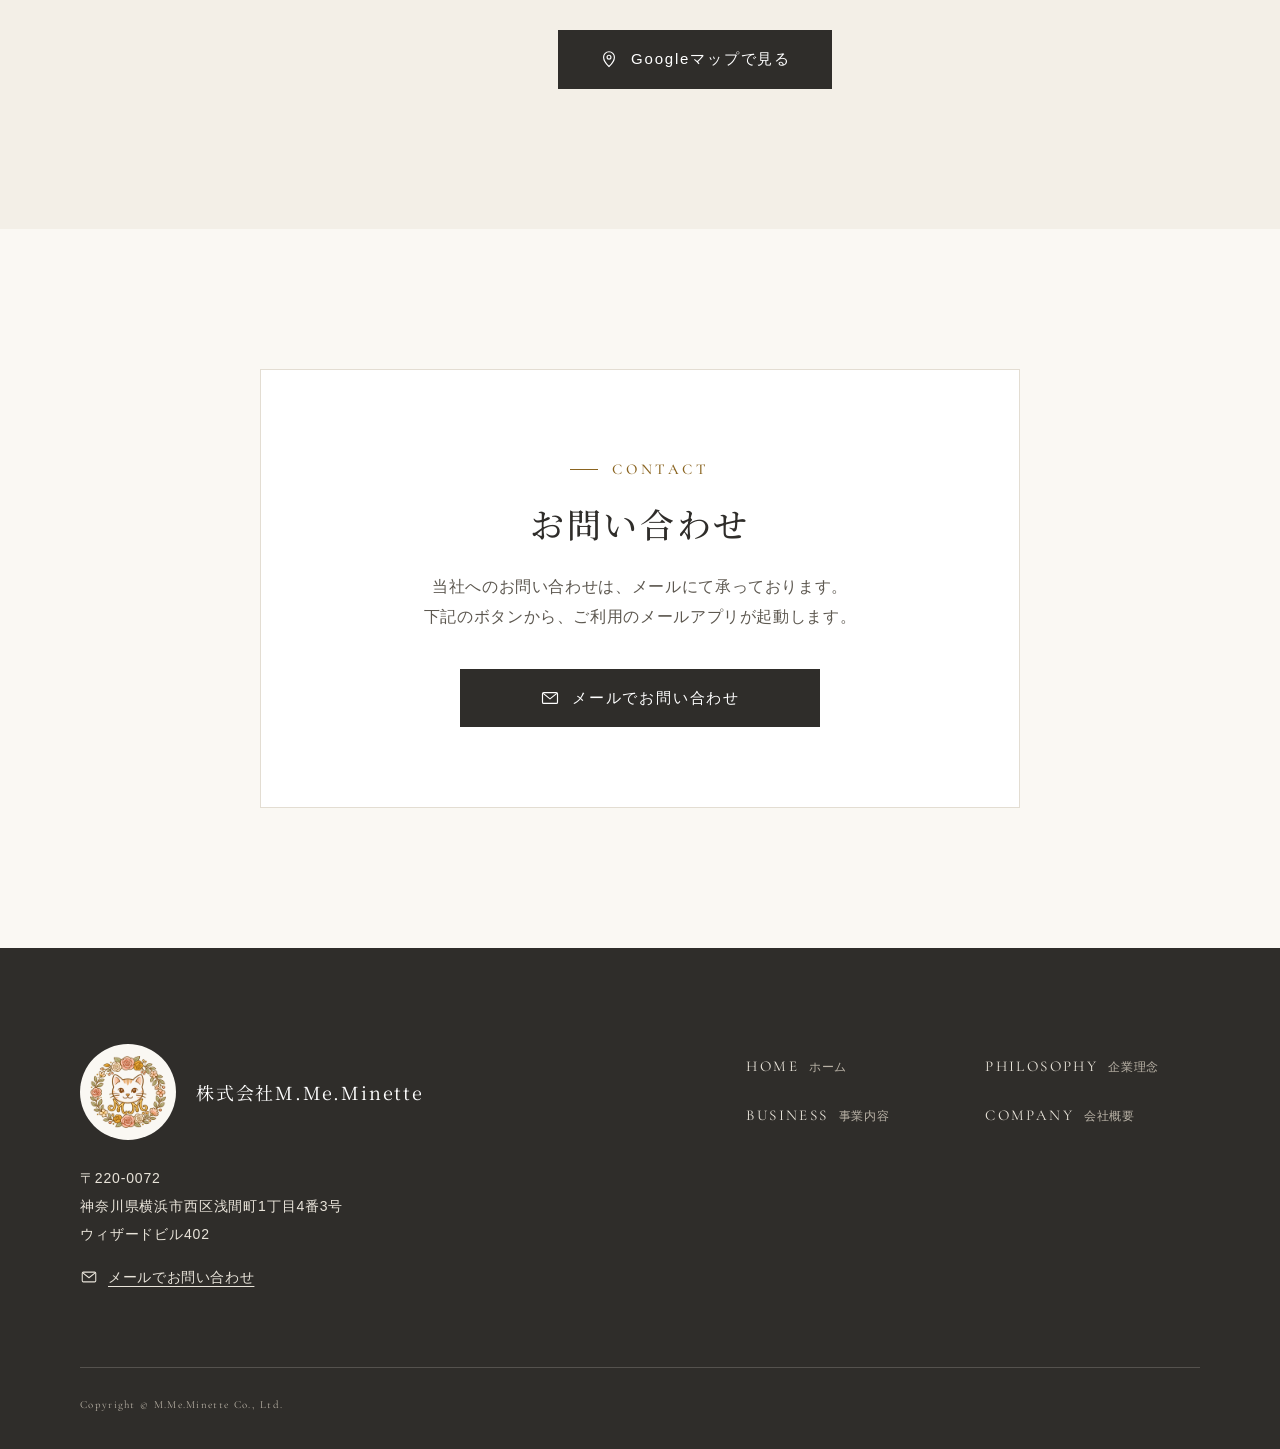
<file: company/index.html>
<!DOCTYPE html>
<html lang="ja">
<head>
<meta charset="UTF-8">
<meta name="viewport" content="width=device-width, initial-scale=1">
<title>会社概要｜株式会社M.Me.Minette</title>
<meta name="description" content="株式会社M.Me.Minetteの会社概要。会社名、設立、所在地（神奈川県横浜市西区）、事業内容、お問い合わせ先をご案内します。">
<meta name="robots" content="index,follow,max-image-preview:large">
<link rel="canonical" href="https://mmeminette.com/company/">
<meta name="theme-color" content="#faf8f3">
<meta name="format-detection" content="telephone=no">
<meta property="og:type" content="article">
<meta property="og:site_name" content="株式会社M.Me.Minette">
<meta property="og:title" content="会社概要｜株式会社M.Me.Minette">
<meta property="og:description" content="株式会社M.Me.Minetteの会社概要。会社名、設立、所在地（神奈川県横浜市西区）、事業内容、お問い合わせ先をご案内します。">
<meta property="og:url" content="https://mmeminette.com/company/">
<meta property="og:image" content="https://mmeminette.com/assets/img/ogp.png">
<meta property="og:image:alt" content="株式会社M.Me.Minetteの会社概要">
<meta property="og:image:width" content="1200">
<meta property="og:image:height" content="630">
<meta property="og:locale" content="ja_JP">
<meta name="twitter:card" content="summary_large_image">
<meta name="twitter:title" content="会社概要｜株式会社M.Me.Minette">
<meta name="twitter:description" content="株式会社M.Me.Minetteの会社名、設立、所在地、事業内容、お問い合わせ先をご案内します。">
<meta name="twitter:image" content="https://mmeminette.com/assets/img/ogp.png">
<link rel="icon" href="../favicon.ico" sizes="any">
<link rel="icon" href="../assets/img/icon-32.png" type="image/png" sizes="32x32">
<link rel="apple-touch-icon" href="../assets/img/apple-touch-icon.png">
<link rel="manifest" href="../site.webmanifest">
<link rel="preconnect" href="https://fonts.googleapis.com">
<link rel="preconnect" href="https://fonts.gstatic.com" crossorigin>
<link rel="stylesheet" href="https://fonts.googleapis.com/css2?family=Cormorant+Garamond:wght@400;500&family=Noto+Serif+JP:wght@400;500&display=swap">
<link rel="stylesheet" href="../assets/css/style.css">
<script>document.documentElement.classList.add('js');</script>
<script type="application/ld+json">{"@context":"https://schema.org","@graph":[{"@type":"Organization","@id":"https://mmeminette.com/#organization","name":"株式会社M.Me.Minette","legalName":"株式会社M.Me.Minette","alternateName":["M.Me.Minette","M.Me.Minette Co., Ltd."],"url":"https://mmeminette.com/","logo":"https://mmeminette.com/assets/img/logo.png","email":"support@mmeminette.com","foundingDate":"2026-10-06","address":{"@type":"PostalAddress","postalCode":"220-0072","addressRegion":"神奈川県","addressLocality":"横浜市西区","streetAddress":"浅間町1丁目4番3号 ウィザードビル402","addressCountry":"JP"}},{"@type":"BreadcrumbList","itemListElement":[{"@type":"ListItem","position":1,"name":"ホーム","item":"https://mmeminette.com/"},{"@type":"ListItem","position":2,"name":"会社概要","item":"https://mmeminette.com/company/"}]}]}</script>
</head><body>
<a class="skip-link" href="#main">本文へスキップ</a>
<header class="site-header">
  <div class="container site-header__inner">
    <a class="brand" href="../" aria-label="株式会社M.Me.Minette ホーム">
      <img class="brand__emblem" src="../assets/img/emblem.png" alt="" width="192" height="180">
      <img class="brand__type" src="../assets/img/logotype.png" alt="株式会社M.Me.Minette" width="520" height="104">
    </a>
    <button class="menu-toggle" type="button" aria-expanded="false" aria-controls="global-nav" aria-label="メニューを開く">
      <span class="menu-toggle__bar"></span><span class="menu-toggle__bar"></span><span class="menu-toggle__bar"></span>
    </button>
    <nav class="global-nav" id="global-nav" aria-label="グローバルナビゲーション">
      <ul class="global-nav__list">
          <li><a class="global-nav__link" href="../">HOME<span class="ja">ホーム</span></a></li>
          <li><a class="global-nav__link" href="../philosophy/">PHILOSOPHY<span class="ja">企業理念</span></a></li>
          <li><a class="global-nav__link" href="../business/">BUSINESS<span class="ja">事業内容</span></a></li>
          <li><a class="global-nav__link" href="../company/" aria-current="page">COMPANY<span class="ja">会社概要</span></a></li>
          <li class="global-nav__item--contact"><a class="global-nav__contact" href="../company/#contact" data-mail="support|mmeminette.com"><svg viewBox="0 0 24 24" aria-hidden="true" focusable="false"><rect x="3" y="5.5" width="18" height="13" rx="1.5" fill="none" stroke="currentColor" stroke-width="1.4"/><path d="M3.8 6.5 12 13l8.2-6.5" fill="none" stroke="currentColor" stroke-width="1.4" stroke-linejoin="round"/></svg>メールでお問い合わせ</a></li>
      </ul>
    </nav>
  </div>
</header>
  <div class="container">
    <nav class="breadcrumb" aria-label="パンくずリスト">
      <ol><li><a href="../">HOME</a></li><li aria-current="page">COMPANY</li></ol>
    </nav>
  </div>
  <div class="page-hero">
    <div class="container">
      <h1><span class="page-hero__en">Company</span><span class="page-hero__ja">会社概要</span></h1>
    </div>
  </div>
<main id="main">
  <section class="section section--tight" aria-labelledby="profile-title">
    <div class="container company-brief">
      <div class="section-head reveal">
        <p class="eyebrow" lang="en">Profile</p>
        <h2 class="section-title" id="profile-title">会社概要</h2>
      </div>
      <table class="info-table reveal">
        <caption class="visually-hidden">会社概要</caption>
        <tbody>
          <tr><th scope="row">会社名</th><td>株式会社M.Me.Minette</td></tr>
          <tr><th scope="row">代表者</th><td>代表取締役　油井美佳子</td></tr>
          <tr><th scope="row">設立</th><td><time datetime="2026-10-06">2026年10月6日</time></td></tr>
          <tr><th scope="row">所在地</th><td>〒220-0072<br>神奈川県横浜市西区浅間町1丁目4番3号<br>ウィザードビル402</td></tr>
          <tr><th scope="row">事業内容</th><td><ul>
            <li>ECショップの企画・運営</li>
            <li>食品を中心とした一般消費者向け商品の販売</li>
            <li>冷凍食品等の販売</li>
            <li>プロモーション支援</li>
            <li>コンサルティング業務</li>
          </ul></td></tr>
          <tr><th scope="row">お問い合わせ</th><td><a href="#contact" data-mail="support|mmeminette.com">メールでお問い合わせ</a></td></tr>
        </tbody>
      </table>
    </div>
  </section>

  <section class="section section--alt" id="access" aria-labelledby="access-title">
    <div class="container company-brief">
      <div class="section-head reveal">
        <p class="eyebrow" lang="en">Access</p>
        <h2 class="section-title" id="access-title">アクセス</h2>
      </div>
      <div class="reveal">
        <address class="access__address">株式会社M.Me.Minette<br>〒220-0072<br>神奈川県横浜市西区浅間町1丁目4番3号<br>ウィザードビル402</address>
        <p class="access__actions"><a class="button" href="https://www.google.com/maps/search/?api=1&query=%E7%A5%9E%E5%A5%88%E5%B7%9D%E7%9C%8C%E6%A8%AA%E6%B5%9C%E5%B8%82%E8%A5%BF%E5%8C%BA%E6%B5%85%E9%96%93%E7%94%BA1%E4%B8%81%E7%9B%AE4-3%20%E3%82%A6%E3%82%A3%E3%82%B6%E3%83%BC%E3%83%89%E3%83%93%E3%83%AB" target="_blank" rel="noopener"><svg viewBox="0 0 24 24" aria-hidden="true" focusable="false"><path d="M12 21s-6.5-6.2-6.5-11.2a6.5 6.5 0 0 1 13 0C18.5 14.8 12 21 12 21z" fill="none" stroke="currentColor" stroke-width="1.4"/><circle cx="12" cy="9.8" r="2.3" fill="none" stroke="currentColor" stroke-width="1.4"/></svg>Googleマップで見る<span class="visually-hidden">（新しいタブで開きます）</span></a></p>
      </div>
    </div>
  </section>

  <section class="section" id="contact" aria-labelledby="contact-title">
    <div class="container container--narrow">
      <div class="contact-box reveal">
        <p class="eyebrow" lang="en">Contact</p>
        <h2 class="section-title" id="contact-title">お問い合わせ</h2>
        <p class="contact-box__text">当社へのお問い合わせは、メールにて承っております。<br>下記のボタンから、ご利用のメールアプリが起動します。</p>
        <a class="button" href="#contact" data-mail="support|mmeminette.com"><svg viewBox="0 0 24 24" aria-hidden="true" focusable="false"><rect x="3" y="5.5" width="18" height="13" rx="1.5" fill="none" stroke="currentColor" stroke-width="1.4"/><path d="M3.8 6.5 12 13l8.2-6.5" fill="none" stroke="currentColor" stroke-width="1.4" stroke-linejoin="round"/></svg>メールでお問い合わせ</a>
      </div>
    </div>
  </section>
</main>
<footer class="site-footer">
  <div class="container">
    <div class="site-footer__inner">
      <div>
        <div class="site-footer__brand">
          <div class="site-footer__logo"><img src="../assets/img/emblem.png" alt="" width="192" height="180" loading="lazy"></div>
          <p class="site-footer__name">株式会社M.Me.Minette</p>
        </div>
        <address class="site-footer__address">〒220-0072<br>神奈川県横浜市西区浅間町1丁目4番3号<br>ウィザードビル402</address>
        <a class="site-footer__mail" href="../company/#contact" data-mail="support|mmeminette.com"><svg viewBox="0 0 24 24" aria-hidden="true" focusable="false"><rect x="3" y="5.5" width="18" height="13" rx="1.5" fill="none" stroke="currentColor" stroke-width="1.4"/><path d="M3.8 6.5 12 13l8.2-6.5" fill="none" stroke="currentColor" stroke-width="1.4" stroke-linejoin="round"/></svg>メールでお問い合わせ</a>
      </div>
      <nav class="site-footer__nav" aria-label="フッターナビゲーション">
        <ul>
          <li><a href="../">HOME<span>ホーム</span></a></li>
          <li><a href="../philosophy/">PHILOSOPHY<span>企業理念</span></a></li>
          <li><a href="../business/">BUSINESS<span>事業内容</span></a></li>
          <li><a href="../company/">COMPANY<span>会社概要</span></a></li>
        </ul>
      </nav>
    </div>
    <p class="site-footer__bottom"><small>Copyright &copy; M.Me.Minette Co., Ltd.</small></p>
  </div>
</footer>
<script src="../assets/js/main.js" defer></script>
</body>
</html>
</file>
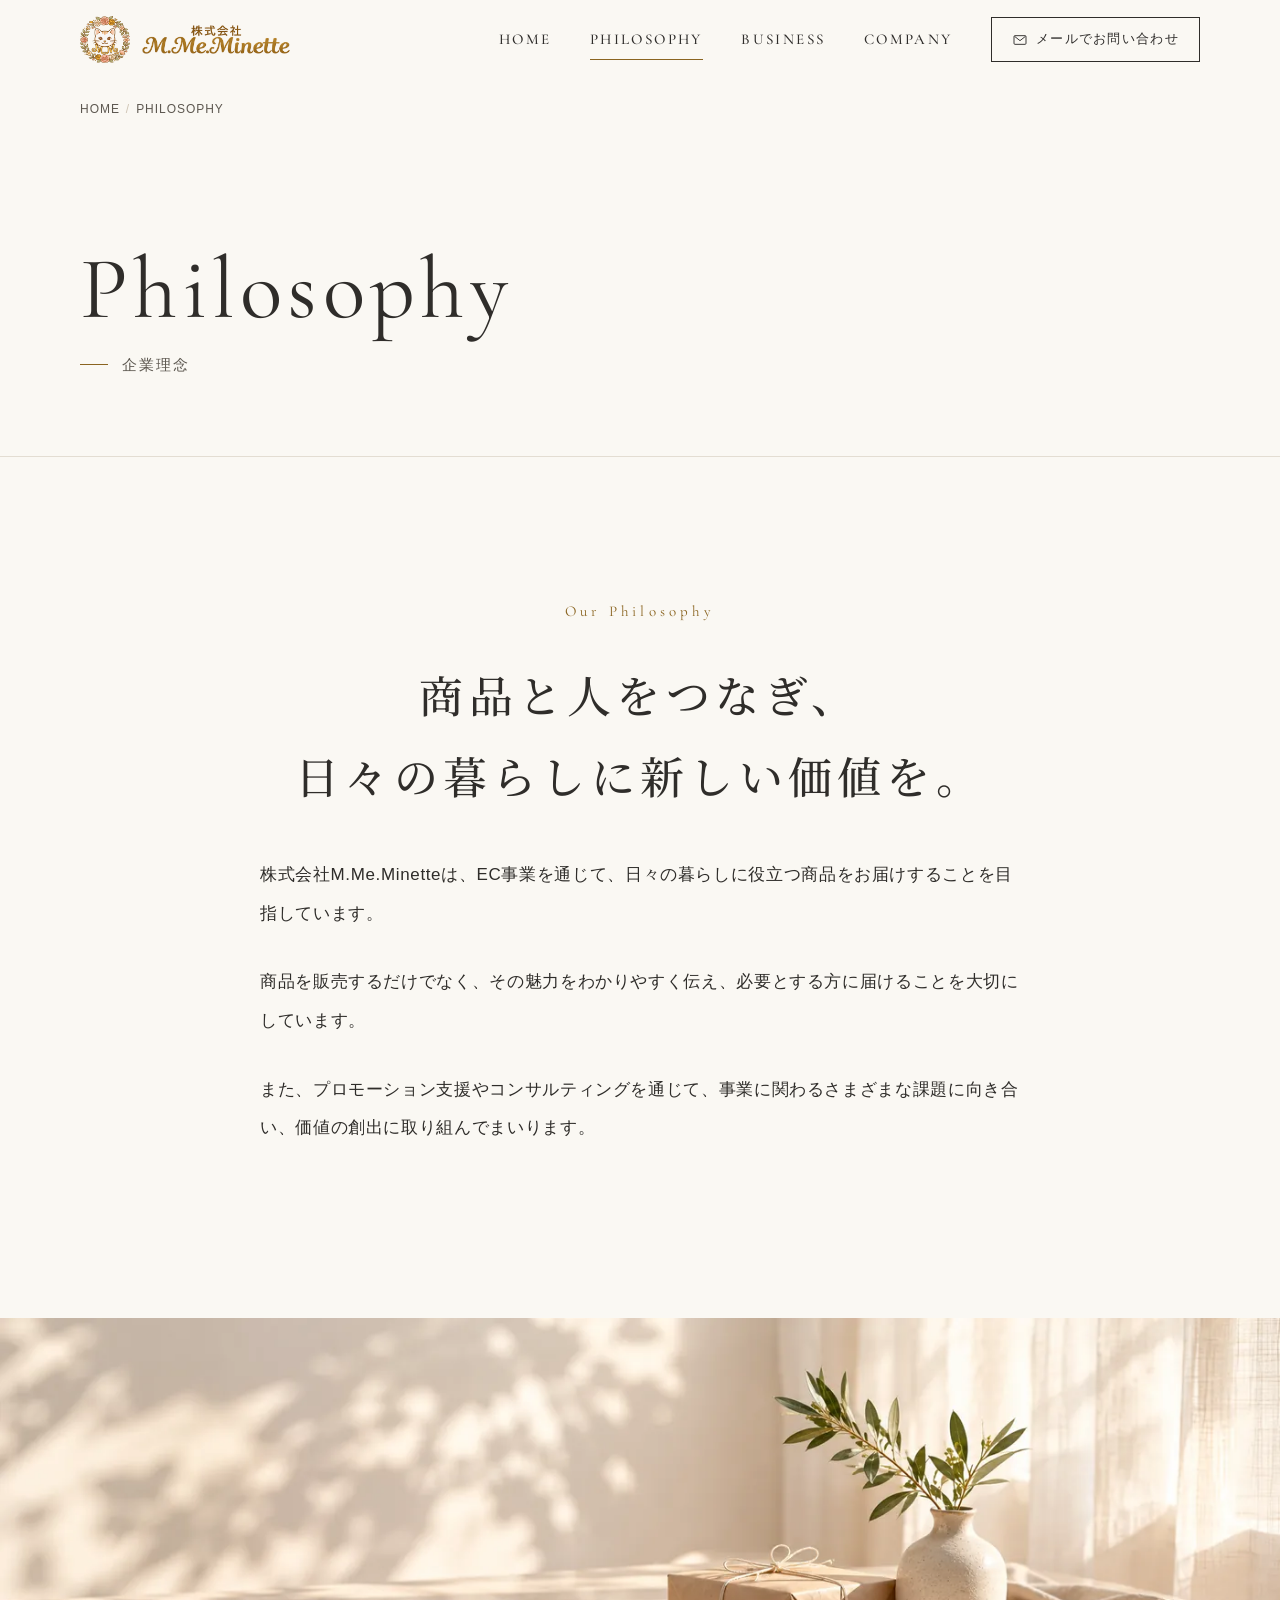
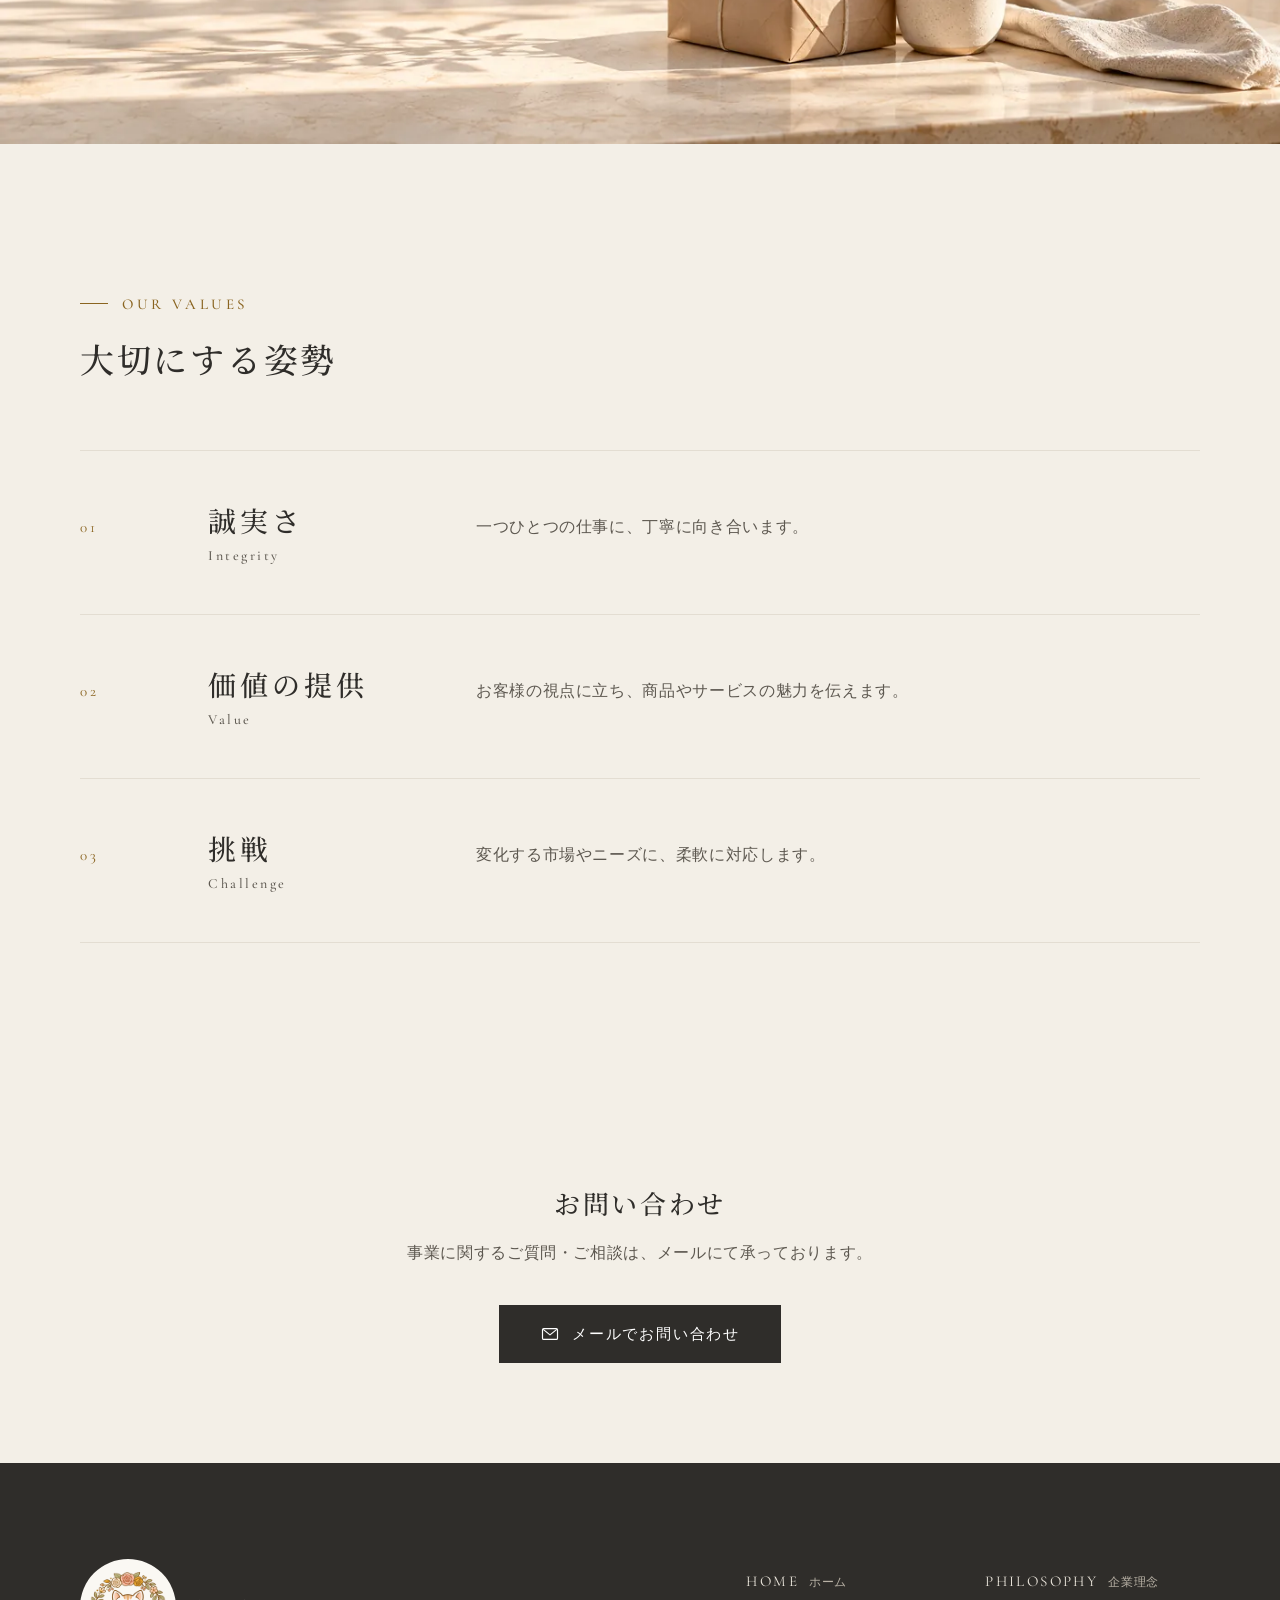
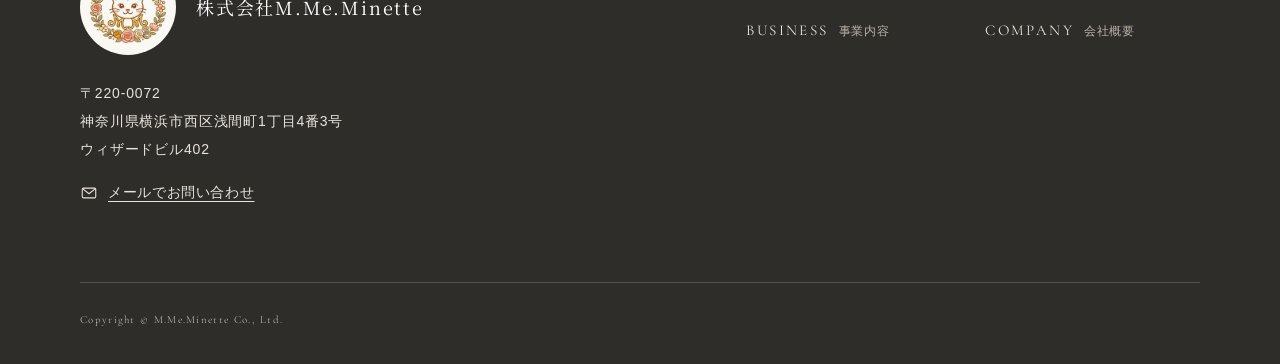
<file: philosophy/index.html>
<!DOCTYPE html>
<html lang="ja">
<head>
<meta charset="UTF-8">
<meta name="viewport" content="width=device-width, initial-scale=1">
<title>企業理念｜株式会社M.Me.Minette</title>
<meta name="description" content="株式会社M.Me.Minetteの企業理念と、事業に取り組むうえで大切にしている姿勢をご紹介します。">
<meta name="robots" content="index,follow,max-image-preview:large">
<link rel="canonical" href="https://mmeminette.com/philosophy/">
<meta name="theme-color" content="#faf8f3">
<meta name="format-detection" content="telephone=no">
<meta property="og:type" content="article">
<meta property="og:site_name" content="株式会社M.Me.Minette">
<meta property="og:title" content="企業理念｜株式会社M.Me.Minette">
<meta property="og:description" content="株式会社M.Me.Minetteの企業理念と、事業に取り組むうえで大切にしている姿勢をご紹介します。">
<meta property="og:url" content="https://mmeminette.com/philosophy/">
<meta property="og:image" content="https://mmeminette.com/assets/img/ogp.png">
<meta property="og:image:alt" content="株式会社M.Me.Minetteの企業理念">
<meta property="og:image:width" content="1200">
<meta property="og:image:height" content="630">
<meta property="og:locale" content="ja_JP">
<meta name="twitter:card" content="summary_large_image">
<meta name="twitter:title" content="企業理念｜株式会社M.Me.Minette">
<meta name="twitter:description" content="株式会社M.Me.Minetteの企業理念と、事業に取り組むうえで大切にしている姿勢をご紹介します。">
<meta name="twitter:image" content="https://mmeminette.com/assets/img/ogp.png">
<link rel="icon" href="../favicon.ico" sizes="any">
<link rel="icon" href="../assets/img/icon-32.png" type="image/png" sizes="32x32">
<link rel="apple-touch-icon" href="../assets/img/apple-touch-icon.png">
<link rel="manifest" href="../site.webmanifest">
<link rel="preconnect" href="https://fonts.googleapis.com">
<link rel="preconnect" href="https://fonts.gstatic.com" crossorigin>
<link rel="stylesheet" href="https://fonts.googleapis.com/css2?family=Cormorant+Garamond:wght@400;500&family=Noto+Serif+JP:wght@400;500&display=swap">
<link rel="stylesheet" href="../assets/css/style.css">
<script>document.documentElement.classList.add('js');</script>
<script type="application/ld+json">{"@context":"https://schema.org","@type":"BreadcrumbList","itemListElement":[{"@type":"ListItem","position":1,"name":"ホーム","item":"https://mmeminette.com/"},{"@type":"ListItem","position":2,"name":"企業理念","item":"https://mmeminette.com/philosophy/"}]}</script>
</head><body>
<a class="skip-link" href="#main">本文へスキップ</a>
<header class="site-header">
  <div class="container site-header__inner">
    <a class="brand" href="../" aria-label="株式会社M.Me.Minette ホーム">
      <img class="brand__emblem" src="../assets/img/emblem.png" alt="" width="192" height="180">
      <img class="brand__type" src="../assets/img/logotype.png" alt="株式会社M.Me.Minette" width="520" height="104">
    </a>
    <button class="menu-toggle" type="button" aria-expanded="false" aria-controls="global-nav" aria-label="メニューを開く">
      <span class="menu-toggle__bar"></span><span class="menu-toggle__bar"></span><span class="menu-toggle__bar"></span>
    </button>
    <nav class="global-nav" id="global-nav" aria-label="グローバルナビゲーション">
      <ul class="global-nav__list">
          <li><a class="global-nav__link" href="../">HOME<span class="ja">ホーム</span></a></li>
          <li><a class="global-nav__link" href="../philosophy/" aria-current="page">PHILOSOPHY<span class="ja">企業理念</span></a></li>
          <li><a class="global-nav__link" href="../business/">BUSINESS<span class="ja">事業内容</span></a></li>
          <li><a class="global-nav__link" href="../company/">COMPANY<span class="ja">会社概要</span></a></li>
          <li class="global-nav__item--contact"><a class="global-nav__contact" href="../company/#contact" data-mail="support|mmeminette.com"><svg viewBox="0 0 24 24" aria-hidden="true" focusable="false"><rect x="3" y="5.5" width="18" height="13" rx="1.5" fill="none" stroke="currentColor" stroke-width="1.4"/><path d="M3.8 6.5 12 13l8.2-6.5" fill="none" stroke="currentColor" stroke-width="1.4" stroke-linejoin="round"/></svg>メールでお問い合わせ</a></li>
      </ul>
    </nav>
  </div>
</header>
  <div class="container">
    <nav class="breadcrumb" aria-label="パンくずリスト">
      <ol><li><a href="../">HOME</a></li><li aria-current="page">PHILOSOPHY</li></ol>
    </nav>
  </div>
  <div class="page-hero">
    <div class="container">
      <h1><span class="page-hero__en">Philosophy</span><span class="page-hero__ja">企業理念</span></h1>
    </div>
  </div>
<main id="main">
  <!-- DRAFT（承認待ち原稿）ここから: 本ページの理念・本文・大切にする姿勢は提案文です。正式公開前に会社による確認・承認が必要です。 -->
  <section class="section" aria-labelledby="mission-title">
    <div class="container container--narrow">
      <div class="mission reveal">
        <p class="mission__label" lang="en">Our Philosophy</p>
        <h2 class="mission__title" id="mission-title"><span>商品と人をつなぎ、</span><span>日々の暮らしに</span><span>新しい価値を。</span></h2>
        <span class="mission__ornament" aria-hidden="true"></span>
      </div>
      <div class="prose reveal">
        <p>株式会社M.Me.Minetteは、EC事業を通じて、日々の暮らしに役立つ商品をお届けすることを目指しています。</p>
        <p>商品を販売するだけでなく、その魅力をわかりやすく伝え、必要とする方に届けることを大切にしています。</p>
        <p>また、プロモーション支援やコンサルティングを通じて、事業に関わるさまざまな課題に向き合い、価値の創出に取り組んでまいります。</p>
      </div>
    </div>
  </section>

  <div class="photo-band reveal">
    <picture>
      <source media="(max-width: 760px)" type="image/webp" srcset="../assets/img/philosophy-sp-800.webp 800w, ../assets/img/philosophy-sp-1200.webp 1200w" sizes="100vw">
      <source media="(max-width: 760px)" srcset="../assets/img/philosophy-sp-800.jpg 800w, ../assets/img/philosophy-sp-1200.jpg 1200w" sizes="100vw">
      <source type="image/webp" srcset="../assets/img/philosophy-pc-1400.webp 1400w, ../assets/img/philosophy-pc-2000.webp 2000w" sizes="100vw">
      <img src="../assets/img/philosophy-pc-1400.jpg" srcset="../assets/img/philosophy-pc-1400.jpg 1400w, ../assets/img/philosophy-pc-2000.jpg 2000w" sizes="100vw" width="2000" height="667" alt="" loading="lazy" decoding="async">
    </picture>
  </div>

  <section class="section section--alt" aria-labelledby="values-title">
    <div class="container">
      <div class="section-head reveal">
        <p class="eyebrow" lang="en">Our Values</p>
        <h2 class="section-title" id="values-title">大切にする姿勢</h2>
      </div>
      <ol class="values">
        <li class="value reveal">
          <span class="value__num" lang="en">01</span>
          <h3 class="value__title">誠実さ<span class="value__en" lang="en">Integrity</span></h3>
          <p class="value__text">一つひとつの仕事に、丁寧に向き合います。</p>
        </li>
        <li class="value reveal">
          <span class="value__num" lang="en">02</span>
          <h3 class="value__title">価値の提供<span class="value__en" lang="en">Value</span></h3>
          <p class="value__text">お客様の視点に立ち、商品やサービスの魅力を伝えます。</p>
        </li>
        <li class="value reveal">
          <span class="value__num" lang="en">03</span>
          <h3 class="value__title">挑戦<span class="value__en" lang="en">Challenge</span></h3>
          <p class="value__text">変化する市場やニーズに、柔軟に対応します。</p>
        </li>
      </ol>
    </div>
  </section>
  <!-- DRAFT（承認待ち原稿）ここまで -->

  <section class="cta-band" aria-labelledby="cta-title">
    <div class="container reveal">
      <h2 class="cta-band__title" id="cta-title">お問い合わせ</h2>
      <p class="cta-band__text">事業に関するご質問・ご相談は、メールにて承っております。</p>
      <a class="button" href="../company/#contact" data-mail="support|mmeminette.com"><svg viewBox="0 0 24 24" aria-hidden="true" focusable="false"><rect x="3" y="5.5" width="18" height="13" rx="1.5" fill="none" stroke="currentColor" stroke-width="1.4"/><path d="M3.8 6.5 12 13l8.2-6.5" fill="none" stroke="currentColor" stroke-width="1.4" stroke-linejoin="round"/></svg>メールでお問い合わせ</a>
    </div>
  </section>
</main>
<footer class="site-footer">
  <div class="container">
    <div class="site-footer__inner">
      <div>
        <div class="site-footer__brand">
          <div class="site-footer__logo"><img src="../assets/img/emblem.png" alt="" width="192" height="180" loading="lazy"></div>
          <p class="site-footer__name">株式会社M.Me.Minette</p>
        </div>
        <address class="site-footer__address">〒220-0072<br>神奈川県横浜市西区浅間町1丁目4番3号<br>ウィザードビル402</address>
        <a class="site-footer__mail" href="../company/#contact" data-mail="support|mmeminette.com"><svg viewBox="0 0 24 24" aria-hidden="true" focusable="false"><rect x="3" y="5.5" width="18" height="13" rx="1.5" fill="none" stroke="currentColor" stroke-width="1.4"/><path d="M3.8 6.5 12 13l8.2-6.5" fill="none" stroke="currentColor" stroke-width="1.4" stroke-linejoin="round"/></svg>メールでお問い合わせ</a>
      </div>
      <nav class="site-footer__nav" aria-label="フッターナビゲーション">
        <ul>
          <li><a href="../">HOME<span>ホーム</span></a></li>
          <li><a href="../philosophy/">PHILOSOPHY<span>企業理念</span></a></li>
          <li><a href="../business/">BUSINESS<span>事業内容</span></a></li>
          <li><a href="../company/">COMPANY<span>会社概要</span></a></li>
        </ul>
      </nav>
    </div>
    <p class="site-footer__bottom"><small>Copyright &copy; M.Me.Minette Co., Ltd.</small></p>
  </div>
</footer>
<script src="../assets/js/main.js" defer></script>
</body>
</html>
</file>
<file: assets/css/style.css>
/* ==========================================================================
   M.Me.Minette Corporate Site
   Simple / Refined / Trustworthy
   ========================================================================== */

:root {
  --c-bg: #faf8f3;          /* ivory */
  --c-bg-alt: #f3efe7;      /* soft beige */
  --c-surface: #ffffff;
  --c-text: #2f2d2a;        /* charcoal */
  --c-text-sub: #5d5850;    /* warm gray (AA on ivory) */
  --c-line: #e3ddd2;        /* greige line */
  --c-greige: #cfc5b5;
  --c-accent: #8a6420;      /* logo gold, darkened for text contrast */
  --c-accent-soft: #b8924a;
  --c-accent-bg: #efe6d4;
  --c-footer: #2f2d2a;
  --c-footer-text: #e9e4da;

  --ff-serif: "Noto Serif JP", "Hiragino Mincho ProN", "Yu Mincho", serif;
  --ff-sans: "Hiragino Kaku Gothic ProN", "Hiragino Sans", "Noto Sans JP", "Yu Gothic UI", "Yu Gothic", Meiryo, sans-serif;
  --ff-en: "Cormorant Garamond", "Times New Roman", serif;

  --w-content: 1120px;
  --w-narrow: 760px;
  --gutter: clamp(20px, 5vw, 48px);
  --header-h: 80px;
  --ease: cubic-bezier(.22, .61, .36, 1);
}

/* ---------- Base ---------- */
*, *::before, *::after { box-sizing: border-box; }

html {
  -webkit-text-size-adjust: 100%;
  scroll-behavior: smooth;
  scroll-padding-top: calc(var(--header-h) + 16px);
}

body {
  margin: 0;
  background: var(--c-bg);
  color: var(--c-text);
  font-family: var(--ff-sans);
  font-size: 16px;
  line-height: 1.9;
  letter-spacing: .04em;
  font-feature-settings: "palt" 0;
  -webkit-font-smoothing: antialiased;
  animation: page-in .6s var(--ease) both;
}

@keyframes page-in { from { opacity: 0; } to { opacity: 1; } }

img, svg { max-width: 100%; height: auto; display: block; }
a { color: inherit; }
p { margin: 0 0 1.2em; }
p:last-child { margin-bottom: 0; }
h1, h2, h3, h4 { margin: 0; font-weight: 500; line-height: 1.5; }
ul, ol { margin: 0; padding: 0; }

:focus-visible {
  outline: 2px solid var(--c-accent);
  outline-offset: 3px;
  border-radius: 2px;
}

.skip-link {
  position: absolute;
  left: 12px;
  top: -100px;
  z-index: 200;
  padding: 10px 18px;
  background: var(--c-text);
  color: #fff;
  text-decoration: none;
  font-size: 14px;
}
.skip-link:focus { top: 12px; }

.visually-hidden {
  position: absolute !important;
  width: 1px; height: 1px;
  margin: -1px; padding: 0;
  overflow: hidden; clip: rect(0 0 0 0);
  white-space: nowrap; border: 0;
}

.container {
  width: 100%;
  max-width: calc(var(--w-content) + var(--gutter) * 2);
  margin: 0 auto;
  padding: 0 var(--gutter);
}
.container--narrow { max-width: calc(var(--w-narrow) + var(--gutter) * 2); }

/* ---------- Header ---------- */
.site-header {
  position: sticky;
  top: 0;
  z-index: 100;
  height: var(--header-h);
  border-bottom: 1px solid transparent;
  transition: border-color .3s var(--ease);
}
/* The blur lives on a pseudo-element: backdrop-filter on the header itself
   would become the containing block of the fixed mobile menu and clip it. */
.site-header::before {
  content: "";
  position: absolute;
  inset: 0;
  z-index: -1;
  background: rgba(250, 248, 243, .92);
  -webkit-backdrop-filter: blur(10px);
  backdrop-filter: blur(10px);
}
.site-header.is-scrolled { border-bottom-color: var(--c-line); }
body.is-menu-open .site-header { border-bottom-color: var(--c-line); }

.site-header__inner {
  display: flex;
  align-items: center;
  justify-content: space-between;
  height: 100%;
}

.brand {
  display: inline-flex;
  align-items: center;
  gap: 12px;
  text-decoration: none;
}
.brand__emblem { width: 50px; height: auto; }
.brand__type { width: 148px; height: auto; }

.global-nav__list {
  display: flex;
  align-items: center;
  gap: clamp(20px, 3vw, 40px);
  list-style: none;
}
.global-nav__link {
  position: relative;
  display: block;
  padding: 8px 0;
  font-family: var(--ff-en);
  font-size: 15px;
  font-weight: 500;
  letter-spacing: .16em;
  text-decoration: none;
  color: var(--c-text);
}
.global-nav__link .ja { display: none; }
.global-nav__link::after {
  content: "";
  position: absolute;
  left: 0; right: 0; bottom: 2px;
  height: 1px;
  background: var(--c-accent);
  transform: scaleX(0);
  transform-origin: left;
  transition: transform .35s var(--ease);
}
.global-nav__link:hover::after,
.global-nav__link[aria-current="page"]::after { transform: scaleX(1); }

.global-nav__contact {
  display: inline-flex;
  align-items: center;
  gap: 8px;
  padding: 9px 20px;
  border: 1px solid var(--c-text);
  font-size: 13px;
  letter-spacing: .1em;
  text-decoration: none;
  transition: background-color .3s var(--ease), color .3s var(--ease);
}
.global-nav__contact:hover { background: var(--c-text); color: #fff; }
.global-nav__contact svg { width: 16px; height: 16px; }

.menu-toggle {
  display: none;
  position: relative;
  width: 48px;
  height: 48px;
  margin-right: -10px;
  padding: 0;
  border: 0;
  background: none;
  cursor: pointer;
  color: var(--c-text);
}
.menu-toggle__bar {
  position: absolute;
  left: 13px;
  width: 22px;
  height: 1px;
  background: currentColor;
  transition: transform .3s var(--ease), opacity .3s var(--ease);
}
.menu-toggle__bar:nth-child(1) { top: 18px; }
.menu-toggle__bar:nth-child(2) { top: 24px; }
.menu-toggle__bar:nth-child(3) { top: 30px; }
.menu-toggle[aria-expanded="true"] .menu-toggle__bar:nth-child(1) { transform: translateY(6px) rotate(45deg); }
.menu-toggle[aria-expanded="true"] .menu-toggle__bar:nth-child(2) { opacity: 0; }
.menu-toggle[aria-expanded="true"] .menu-toggle__bar:nth-child(3) { transform: translateY(-6px) rotate(-45deg); }

@media (max-width: 900px) {
  :root { --header-h: 64px; }
  .brand__emblem { width: 40px; }
  .brand__type { width: 122px; }
  .menu-toggle { display: block; }

  .global-nav {
    position: fixed;
    inset: var(--header-h) 0 0 0;
    background: var(--c-bg);
    padding: 24px var(--gutter) 40px;
    overflow-y: auto;
    visibility: hidden;
    opacity: 0;
    transform: translateY(-8px);
    transition: opacity .3s var(--ease), transform .3s var(--ease), visibility 0s linear .3s;
  }
  .global-nav.is-open {
    visibility: visible;
    opacity: 1;
    transform: none;
    transition: opacity .3s var(--ease), transform .3s var(--ease), visibility 0s;
  }
  .global-nav__list { flex-direction: column; align-items: stretch; gap: 0; }
  .global-nav__list > li { border-bottom: 1px solid var(--c-line); }
  .global-nav__link {
    display: flex;
    align-items: baseline;
    justify-content: space-between;
    padding: 18px 2px;
    font-size: 20px;
  }
  .global-nav__link::after { display: none; }
  .global-nav__link .ja {
    display: inline;
    font-family: var(--ff-sans);
    font-size: 13px;
    letter-spacing: .08em;
    color: var(--c-text-sub);
  }
  .global-nav__link[aria-current="page"] { color: var(--c-accent); }
  .global-nav__list > li.global-nav__item--contact { border-bottom: 0; padding-top: 32px; }
  .global-nav__contact { width: 100%; justify-content: center; padding: 16px; font-size: 15px; }
  body.is-menu-open { overflow: hidden; }
}

/* ---------- Common section parts ---------- */
.section { padding: clamp(80px, 12vw, 140px) 0; }
.section--alt { background: var(--c-bg-alt); }
.section--tight { padding: clamp(64px, 9vw, 100px) 0; }

.section-head { margin-bottom: clamp(40px, 6vw, 64px); }
.section-head--center { text-align: center; }

.eyebrow {
  display: inline-flex;
  align-items: center;
  gap: 14px;
  margin-bottom: 14px;
  font-family: var(--ff-en);
  font-size: 15px;
  font-weight: 500;
  letter-spacing: .24em;
  color: var(--c-accent);
  text-transform: uppercase;
}
.eyebrow::before {
  content: "";
  width: 28px;
  height: 1px;
  background: currentColor;
}
.section-head--center .eyebrow::after {
  content: "";
  width: 28px;
  height: 1px;
  background: currentColor;
}

.section-title {
  font-family: var(--ff-serif);
  font-size: clamp(24px, 3.4vw, 34px);
  letter-spacing: .08em;
  line-height: 1.6;
}

.lead {
  font-size: clamp(15px, 1.6vw, 17px);
  line-height: 2.1;
  color: var(--c-text-sub);
}

.text-link {
  display: inline-flex;
  align-items: center;
  gap: 14px;
  padding: 6px 0;
  font-size: 14px;
  letter-spacing: .1em;
  text-decoration: none;
  border-bottom: 1px solid var(--c-text);
  transition: gap .3s var(--ease), color .3s var(--ease), border-color .3s var(--ease);
}
.text-link::after {
  content: "";
  width: 18px;
  height: 7px;
  background: currentColor;
  -webkit-mask: url("data:image/svg+xml,%3Csvg xmlns='http://www.w3.org/2000/svg' viewBox='0 0 18 7'%3E%3Cpath d='M0 6h17L11 .5' fill='none' stroke='%23000'/%3E%3C/svg%3E") no-repeat center / contain;
          mask: url("data:image/svg+xml,%3Csvg xmlns='http://www.w3.org/2000/svg' viewBox='0 0 18 7'%3E%3Cpath d='M0 6h17L11 .5' fill='none' stroke='%23000'/%3E%3C/svg%3E") no-repeat center / contain;
}
.text-link:hover { gap: 20px; color: var(--c-accent); border-color: var(--c-accent); }

.button {
  display: inline-flex;
  align-items: center;
  justify-content: center;
  gap: 12px;
  min-height: 56px;
  padding: 14px 40px;
  background: var(--c-text);
  color: #fff;
  border: 1px solid var(--c-text);
  font-size: 15px;
  letter-spacing: .12em;
  text-decoration: none;
  transition: background-color .3s var(--ease), color .3s var(--ease);
}
.button:hover { background: transparent; color: var(--c-text); }
.button svg { width: 20px; height: 20px; flex: none; }

/* ---------- Page hero (sub pages) ---------- */
.page-hero {
  padding: clamp(64px, 10vw, 120px) 0 clamp(48px, 7vw, 80px);
  border-bottom: 1px solid var(--c-line);
}
.page-hero__en {
  display: block;
  font-family: var(--ff-en);
  font-size: clamp(44px, 8vw, 88px);
  font-weight: 400;
  line-height: 1.1;
  letter-spacing: .06em;
  color: var(--c-text);
}
.page-hero__ja {
  display: flex;
  align-items: center;
  gap: 14px;
  margin-top: 16px;
  font-size: 15px;
  letter-spacing: .14em;
  color: var(--c-text-sub);
}
.page-hero__ja::before { content: ""; width: 28px; height: 1px; background: var(--c-accent); }

.breadcrumb {
  padding: 18px 0 0;
  font-size: 12px;
  letter-spacing: .08em;
  color: var(--c-text-sub);
}
.breadcrumb ol { display: flex; flex-wrap: wrap; gap: 6px; list-style: none; }
.breadcrumb li + li::before { content: "/"; margin-right: 6px; color: var(--c-greige); }
.breadcrumb a { text-decoration: none; }
.breadcrumb a:hover { text-decoration: underline; }

/* ---------- HOME : Hero ---------- */
.hero {
  position: relative;
  display: flex;
  align-items: center;
  min-height: clamp(560px, calc(100vh - var(--header-h)), 820px);
  overflow: hidden;
  background: var(--c-bg);
  isolation: isolate;
}
.hero__bg {
  position: absolute;
  inset: 0;
  z-index: -1;
}
.hero__bg img {
  width: 100%;
  height: 100%;
  object-fit: cover;
  object-position: 72% center;
}
.hero::after {
  /* keeps the copy legible over the bright wall */
  content: "";
  position: absolute;
  inset: 0;
  z-index: -1;
  background: linear-gradient(90deg, rgba(250, 248, 243, .72) 0%, rgba(250, 248, 243, .45) 38%, rgba(250, 248, 243, 0) 62%);
}
.hero__inner { padding-top: 48px; padding-bottom: 64px; }
.hero__content { max-width: 560px; }
.hero__label {
  margin-bottom: 28px;
  font-family: var(--ff-en);
  font-size: 15px;
  letter-spacing: .28em;
  color: var(--c-accent);
}
.hero__title {
  font-family: var(--ff-serif);
  font-size: clamp(30px, 4.4vw, 52px);
  font-weight: 500;
  line-height: 1.6;
  letter-spacing: .1em;
}
.hero__title span { display: inline-block; }
.hero__text {
  max-width: 30em;
  margin-top: clamp(24px, 3vw, 36px);
  font-size: clamp(15px, 1.5vw, 16px);
  line-height: 2.1;
  color: var(--c-text);
}
.hero__actions { margin-top: 44px; }

@media (max-width: 900px) {
  .hero {
    align-items: flex-start;
    min-height: clamp(640px, calc(100svh - var(--header-h)), 900px);
  }
  .hero__bg img { object-position: 70% bottom; }
  .hero::after {
    background: linear-gradient(180deg, rgba(250, 248, 243, .78) 0%, rgba(250, 248, 243, .5) 40%, rgba(250, 248, 243, 0) 60%);
  }
  .hero__inner { padding-top: 40px; padding-bottom: 40px; }
  .hero__label { margin-bottom: 18px; font-size: 13px; }
  .hero__text { margin-top: 18px; font-size: 14px; line-height: 2; }
  .hero__actions { margin-top: 24px; }
}

/* ---------- HOME : Intro ---------- */
.intro {
  display: grid;
  grid-template-columns: 1fr 1.4fr;
  gap: clamp(32px, 6vw, 96px);
  align-items: start;
}
@media (max-width: 760px) { .intro { grid-template-columns: 1fr; } }

.intro__logo {
  width: 200px;
  margin-top: 40px;
}
@media (max-width: 760px) {
  .intro__logo { width: 150px; margin-top: 28px; }
  .about-head { text-align: center; }
  .about-head .eyebrow::after { content: ""; width: 28px; height: 1px; background: currentColor; }
  .about-head .intro__logo { margin-left: auto; margin-right: auto; }
}

/* ---------- Business list (HOME) ---------- */
.biz-list { list-style: none; border-top: 1px solid var(--c-line); }
.biz-item { border-bottom: 1px solid var(--c-line); }
.biz-item__link {
  display: grid;
  grid-template-columns: 120px 56px 1fr 40px;
  align-items: center;
  gap: clamp(16px, 3vw, 40px);
  padding: clamp(28px, 4vw, 44px) 0;
  text-decoration: none;
  transition: background-color .4s var(--ease);
}
.biz-item__num {
  font-family: var(--ff-en);
  font-size: 40px;
  line-height: 1;
  color: var(--c-accent-soft);
}
.biz-item__icon {
  display: block;
  width: 120px;
  height: 120px;
  padding: 22px;
  border-radius: 50%;
  background: var(--c-surface);
  border: 1px solid var(--c-line);
  transition: border-color .4s var(--ease);
}
.biz-item__title {
  font-family: var(--ff-serif);
  font-size: clamp(19px, 2.2vw, 23px);
  letter-spacing: .08em;
}
.biz-item__en {
  display: block;
  margin-top: 2px;
  font-family: var(--ff-en);
  font-size: 14px;
  letter-spacing: .16em;
  color: var(--c-text-sub);
}
.biz-item__text {
  margin-top: 12px;
  font-size: 15px;
  line-height: 1.95;
  color: var(--c-text-sub);
}
.biz-item__arrow {
  display: grid;
  place-items: center;
  width: 40px;
  height: 40px;
  border: 1px solid var(--c-greige);
  border-radius: 50%;
  transition: background-color .3s var(--ease), border-color .3s var(--ease), color .3s var(--ease);
}
.biz-item__arrow svg { width: 14px; height: 14px; }
.biz-item__link:hover .biz-item__arrow { background: var(--c-text); border-color: var(--c-text); color: #fff; }
.biz-item__link:hover .biz-item__icon { border-color: var(--c-accent-soft); }

@media (max-width: 760px) {
  .biz-item__link {
    grid-template-columns: 80px 1fr;
    grid-template-areas: "icon num" "icon body" "body2 body2";
    align-items: start;
    column-gap: 20px;
    row-gap: 4px;
  }
  .biz-item__icon { grid-area: icon; width: 80px; height: 80px; padding: 15px; }
  .biz-item__num { grid-area: num; font-size: 28px; }
  .biz-item__body { grid-column: 1 / -1; margin-top: 12px; }
  .biz-item__arrow { display: none; }
}

/* ---------- Philosophy teaser (HOME) ---------- */
.philo-teaser {
  position: relative;
  text-align: center;
}
.philo-teaser__quote {
  margin: 0 auto;
  font-family: var(--ff-serif);
  font-size: clamp(22px, 3.4vw, 36px);
  line-height: 1.9;
  letter-spacing: .12em;
}
.philo-teaser__quote span { display: inline-block; }
.philo-teaser__text {
  max-width: 34em;
  margin: 32px auto 44px;
  color: var(--c-text-sub);
}

/* ---------- Info table ---------- */
.info-table {
  width: 100%;
  border-collapse: collapse;
  border-top: 1px solid var(--c-text);
  font-size: 15px;
}
.info-table th,
.info-table td {
  padding: 26px 8px;
  border-bottom: 1px solid var(--c-line);
  text-align: left;
  vertical-align: top;
  line-height: 1.9;
}
.info-table th {
  width: 200px;
  font-weight: 500;
  letter-spacing: .12em;
  color: var(--c-text);
}
.info-table td { color: var(--c-text); }
.info-table ul { list-style: none; }
.info-table li { position: relative; padding-left: 1.1em; }
.info-table li::before {
  content: "";
  position: absolute;
  left: 0; top: .9em;
  width: 6px; height: 1px;
  background: var(--c-accent);
}
.info-table a { text-underline-offset: 4px; }

@media (max-width: 640px) {
  .info-table, .info-table tbody, .info-table tr, .info-table th, .info-table td { display: block; width: 100%; }
  .info-table th { padding: 22px 2px 4px; border-bottom: 0; font-size: 13px; color: var(--c-accent); }
  .info-table td { padding: 0 2px 22px; }
}

.company-brief {
  display: grid;
  grid-template-columns: 1fr 1.6fr;
  gap: clamp(32px, 6vw, 96px);
}
.company-brief__more { margin-top: 36px; }
@media (max-width: 760px) { .company-brief { grid-template-columns: 1fr; } }

/* ---------- Philosophy page ---------- */
.mission {
  text-align: center;
  padding-bottom: clamp(24px, 4vw, 40px);
}
.mission__label {
  font-family: var(--ff-en);
  font-size: 15px;
  letter-spacing: .28em;
  color: var(--c-accent);
}
.mission__title {
  margin-top: 28px;
  font-family: var(--ff-serif);
  font-size: clamp(24px, 4.2vw, 44px);
  line-height: 1.85;
  letter-spacing: .12em;
}
.mission__title span { display: inline-block; }
.mission__ornament {
  width: 1px;
  height: 72px;
  margin: 48px auto 0;
  background: linear-gradient(var(--c-accent-soft), rgba(184, 146, 74, 0));
}

.prose {
  font-size: clamp(15px, 1.6vw, 17px);
  line-height: 2.25;
}
.prose p { margin-bottom: 1.8em; }

.values { list-style: none; counter-reset: v; border-top: 1px solid var(--c-line); }
.value {
  display: grid;
  grid-template-columns: 80px 220px 1fr;
  gap: clamp(16px, 4vw, 48px);
  align-items: baseline;
  padding: clamp(32px, 5vw, 48px) 0;
  border-bottom: 1px solid var(--c-line);
}
.value__num {
  font-family: var(--ff-en);
  font-size: 15px;
  letter-spacing: .2em;
  color: var(--c-accent);
}
.value__title {
  font-family: var(--ff-serif);
  font-size: clamp(22px, 2.6vw, 28px);
  letter-spacing: .14em;
}
.value__en {
  display: block;
  margin-top: 4px;
  font-family: var(--ff-en);
  font-size: 14px;
  letter-spacing: .18em;
  color: var(--c-text-sub);
}
.value__text { color: var(--c-text-sub); }
@media (max-width: 760px) {
  .value { grid-template-columns: 1fr; gap: 10px; }
}

.photo-band { margin: 0; }
.photo-band img {
  width: 100%;
  aspect-ratio: 3 / 1;
  max-height: 560px;
  object-fit: cover;
  object-position: 65% center;
}
@media (max-width: 760px) {
  .photo-band img { aspect-ratio: 4 / 3; max-height: none; object-position: center; }
}

/* ---------- Business page ---------- */
.biz-nav {
  display: grid;
  grid-template-columns: repeat(3, 1fr);
  gap: 1px;
  list-style: none;
  background: var(--c-line);
  border: 1px solid var(--c-line);
}
.biz-nav a {
  display: flex;
  align-items: center;
  gap: 14px;
  height: 100%;
  padding: 20px 24px;
  background: var(--c-bg);
  text-decoration: none;
  font-size: 14px;
  letter-spacing: .08em;
  transition: background-color .3s var(--ease);
}
.biz-nav a:hover { background: var(--c-surface); }
.biz-nav__num { font-family: var(--ff-en); font-size: 20px; color: var(--c-accent); }
@media (max-width: 760px) { .biz-nav { grid-template-columns: 1fr; } }

.biz-detail {
  display: grid;
  grid-template-columns: 360px 1fr;
  gap: clamp(32px, 7vw, 112px);
  align-items: start;
}
.biz-detail + .biz-detail {
  margin-top: clamp(80px, 11vw, 140px);
  padding-top: clamp(80px, 11vw, 140px);
  border-top: 1px solid var(--c-line);
}
.biz-detail__visual {
  position: sticky;
  top: calc(var(--header-h) + 32px);
}
.biz-detail__figure {
  margin: 0;
  aspect-ratio: 1;
  display: grid;
  place-items: center;
  background: var(--c-surface);
  border: 1px solid var(--c-line);
}
.biz-detail__figure svg { width: 56%; }
.biz-detail__photo { margin: 0; }
.biz-detail__photo img {
  width: 100%;
  aspect-ratio: 5 / 4;
  object-fit: cover;
  background: var(--c-bg-alt);
}
.biz-detail__photo figcaption {
  margin-top: 12px;
  font-size: 12px;
  line-height: 1.8;
  letter-spacing: .06em;
  color: var(--c-text-sub);
}
.biz-detail__num {
  display: block;
  font-family: var(--ff-en);
  font-size: 15px;
  letter-spacing: .24em;
  color: var(--c-accent);
}
.biz-detail__title {
  margin-top: 12px;
  font-family: var(--ff-serif);
  font-size: clamp(24px, 3vw, 32px);
  letter-spacing: .1em;
}
.biz-detail__en {
  display: block;
  margin-top: 6px;
  font-family: var(--ff-en);
  font-size: 15px;
  letter-spacing: .16em;
  color: var(--c-text-sub);
}
.biz-detail__body { margin-top: 32px; }
.biz-detail__body > p { color: var(--c-text); line-height: 2.1; }

.point-list { list-style: none; margin-top: 32px; border-top: 1px solid var(--c-line); }
.point-list li {
  position: relative;
  padding: 18px 0 18px 28px;
  border-bottom: 1px solid var(--c-line);
  font-size: 15px;
  line-height: 1.9;
}
.point-list li::before {
  content: "";
  position: absolute;
  left: 4px; top: 1.75em;
  width: 8px; height: 8px;
  border: 1px solid var(--c-accent);
  border-radius: 50%;
}
.point-list__heading {
  margin-top: 40px;
  font-size: 13px;
  letter-spacing: .16em;
  color: var(--c-accent);
}

.status-note {
  display: flex;
  gap: 14px;
  margin-top: 32px;
  padding: 20px 24px;
  background: var(--c-accent-bg);
  font-size: 14px;
  line-height: 1.9;
}
.status-note__badge {
  flex: none;
  align-self: flex-start;
  padding: 2px 10px;
  border: 1px solid var(--c-accent);
  color: var(--c-accent);
  font-size: 12px;
  letter-spacing: .12em;
  white-space: nowrap;
  background: var(--c-bg);
}

@media (max-width: 900px) {
  .biz-detail { grid-template-columns: 1fr; }
  .biz-detail__visual { position: static; max-width: 200px; }
  .biz-detail__visual:has(.biz-detail__photo) { max-width: 560px; }
}

/* ---------- Flow diagram ---------- */
.flow {
  display: grid;
  grid-template-columns: repeat(4, 1fr);
  gap: 0;
  list-style: none;
  counter-reset: flow;
}
.flow__step {
  position: relative;
  padding: 0 clamp(12px, 1.6vw, 24px);
  text-align: center;
}
.flow__step:not(:last-child)::after {
  content: "";
  position: absolute;
  top: 60px;
  right: -10px;
  width: 20px;
  height: 20px;
  background: var(--c-accent-soft);
  -webkit-mask: url("data:image/svg+xml,%3Csvg xmlns='http://www.w3.org/2000/svg' viewBox='0 0 20 20'%3E%3Cpath d='M7 4l6 6-6 6' fill='none' stroke='%23000' stroke-width='1.4'/%3E%3C/svg%3E") no-repeat center / contain;
          mask: url("data:image/svg+xml,%3Csvg xmlns='http://www.w3.org/2000/svg' viewBox='0 0 20 20'%3E%3Cpath d='M7 4l6 6-6 6' fill='none' stroke='%23000' stroke-width='1.4'/%3E%3C/svg%3E") no-repeat center / contain;
}
.flow__icon {
  display: block;
  width: 140px;
  height: 140px;
  margin: 0 auto;
  padding: 30px;
  border-radius: 50%;
  background: var(--c-surface);
  border: 1px solid var(--c-line);
}
.flow__num {
  display: block;
  margin-top: 24px;
  font-family: var(--ff-en);
  font-size: 14px;
  letter-spacing: .22em;
  color: var(--c-accent);
}
.flow__title {
  margin-top: 6px;
  font-family: var(--ff-serif);
  font-size: 18px;
  letter-spacing: .08em;
  line-height: 1.7;
}
.flow__text {
  margin-top: 12px;
  font-size: 14px;
  line-height: 1.9;
  color: var(--c-text-sub);
  text-align: left;
}
.flow__tag {
  display: inline-block;
  justify-self: start;
  margin-top: 14px;
  padding: 3px 12px;
  border: 1px solid var(--c-accent);
  background: var(--c-bg);
  color: var(--c-accent);
  font-size: 12px;
  letter-spacing: .08em;
}
.flow-note {
  margin-top: 48px;
  font-size: 13px;
  line-height: 1.9;
  color: var(--c-text-sub);
}

@media (max-width: 900px) {
  .flow { grid-template-columns: 1fr; gap: 0; }
  .flow__step {
    display: grid;
    grid-template-columns: 88px 1fr;
    column-gap: 20px;
    padding: 0 0 40px;
    text-align: left;
  }
  .flow__step:not(:last-child)::after {
    top: 100px;
    left: 34px;
    right: auto;
    transform: rotate(90deg);
  }
  .flow__step:not(:last-child)::before {
    content: "";
    position: absolute;
    left: 44px;
    top: 96px;
    bottom: 8px;
    width: 1px;
    background: var(--c-line);
  }
  .flow__icon { grid-row: 1 / span 4; width: 88px; height: 88px; padding: 18px; }
  .flow__num { margin-top: 4px; }
  .flow__step:not(:last-child)::after { top: auto; bottom: 6px; left: 34px; }
}

/* ---------- Access / Contact ---------- */
.access {
  display: grid;
  grid-template-columns: 1fr 1fr;
  gap: clamp(32px, 6vw, 80px);
  align-items: center;
}
.access__address {
  font-style: normal;
  font-size: clamp(16px, 1.8vw, 18px);
  line-height: 2;
  letter-spacing: .06em;
}
.access__actions { margin-top: 28px; }
.access__map {
  display: grid;
  place-items: center;
  aspect-ratio: 16 / 10;
  background: var(--c-surface);
  border: 1px solid var(--c-line);
}
.access__map svg { width: 70%; }
@media (max-width: 760px) { .access { grid-template-columns: 1fr; } }

.contact-box {
  padding: clamp(48px, 7vw, 80px) clamp(24px, 6vw, 80px);
  background: var(--c-surface);
  border: 1px solid var(--c-line);
  text-align: center;
}
.contact-box__text { margin: 20px auto 36px; max-width: 32em; color: var(--c-text-sub); }
.contact-box__mail {
  display: block;
  margin-top: 20px;
  font-family: var(--ff-en);
  font-size: 18px;
  letter-spacing: .08em;
  color: var(--c-text-sub);
}
.contact-box .button { width: 100%; max-width: 360px; }

/* ---------- CTA band ---------- */
.cta-band {
  padding: clamp(64px, 9vw, 100px) 0;
  background: var(--c-bg-alt);
  text-align: center;
}
.cta-band__title {
  font-family: var(--ff-serif);
  font-size: clamp(20px, 2.6vw, 26px);
  letter-spacing: .1em;
}
.cta-band__text { margin: 16px auto 36px; color: var(--c-text-sub); }

/* ---------- Footer ---------- */
.site-footer {
  background: var(--c-footer);
  color: var(--c-footer-text);
  padding: clamp(64px, 8vw, 96px) 0 32px;
  font-size: 14px;
}
.site-footer__inner {
  display: grid;
  grid-template-columns: 1.3fr 1fr;
  gap: clamp(40px, 6vw, 80px);
}
.site-footer__brand {
  display: flex;
  align-items: center;
  gap: 20px;
}
.site-footer__logo {
  width: 96px;
  padding: 10px;
  background: var(--c-bg);
  border-radius: 50%;
  aspect-ratio: 1;
  display: grid;
  place-items: center;
}
.site-footer__name {
  font-family: var(--ff-serif);
  font-size: 18px;
  letter-spacing: .1em;
  color: #fff;
}
.site-footer__address {
  margin-top: 24px;
  font-style: normal;
  line-height: 2;
  letter-spacing: .06em;
}
.site-footer__mail {
  display: inline-flex;
  align-items: center;
  gap: 10px;
  margin-top: 16px;
  text-underline-offset: 4px;
}
.site-footer__mail svg { width: 18px; height: 18px; }
.site-footer__mail:hover { color: #fff; }
.site-footer__nav ul {
  display: grid;
  grid-template-columns: 1fr 1fr;
  gap: 4px 24px;
  list-style: none;
}
.site-footer__nav a {
  display: inline-block;
  padding: 8px 0;
  text-decoration: none;
  font-family: var(--ff-en);
  font-size: 15px;
  letter-spacing: .16em;
}
.site-footer__nav a span {
  margin-left: 10px;
  font-family: var(--ff-sans);
  font-size: 12px;
  letter-spacing: .06em;
  color: #b9b2a6;
}
.site-footer__nav a:hover { color: #fff; text-decoration: underline; text-underline-offset: 6px; }
.site-footer__bottom {
  margin-top: clamp(48px, 6vw, 72px);
  padding-top: 24px;
  border-top: 1px solid rgba(233, 228, 218, .2);
  font-family: var(--ff-en);
  font-size: 13px;
  letter-spacing: .1em;
  color: #b9b2a6;
}
@media (max-width: 760px) {
  .site-footer__inner { grid-template-columns: 1fr; }
  .site-footer__logo { width: 76px; }
  .site-footer__nav ul { grid-template-columns: 1fr; }
}

/* ---------- Reveal animation ---------- */
.js .reveal {
  opacity: 0;
  transform: translateY(18px);
  transition: opacity .9s var(--ease), transform .9s var(--ease);
}
.js .reveal.is-visible { opacity: 1; transform: none; }

@media (prefers-reduced-motion: reduce) {
  html { scroll-behavior: auto; }
  body { animation: none; }
  *, *::before, *::after {
    transition-duration: .01ms !important;
    animation-duration: .01ms !important;
  }
  .js .reveal { opacity: 1; transform: none; }
}

@media print {
  .site-header, .menu-toggle, .cta-band { display: none; }
  body { background: #fff; animation: none; }
  .js .reveal { opacity: 1; transform: none; }
}
</file>
